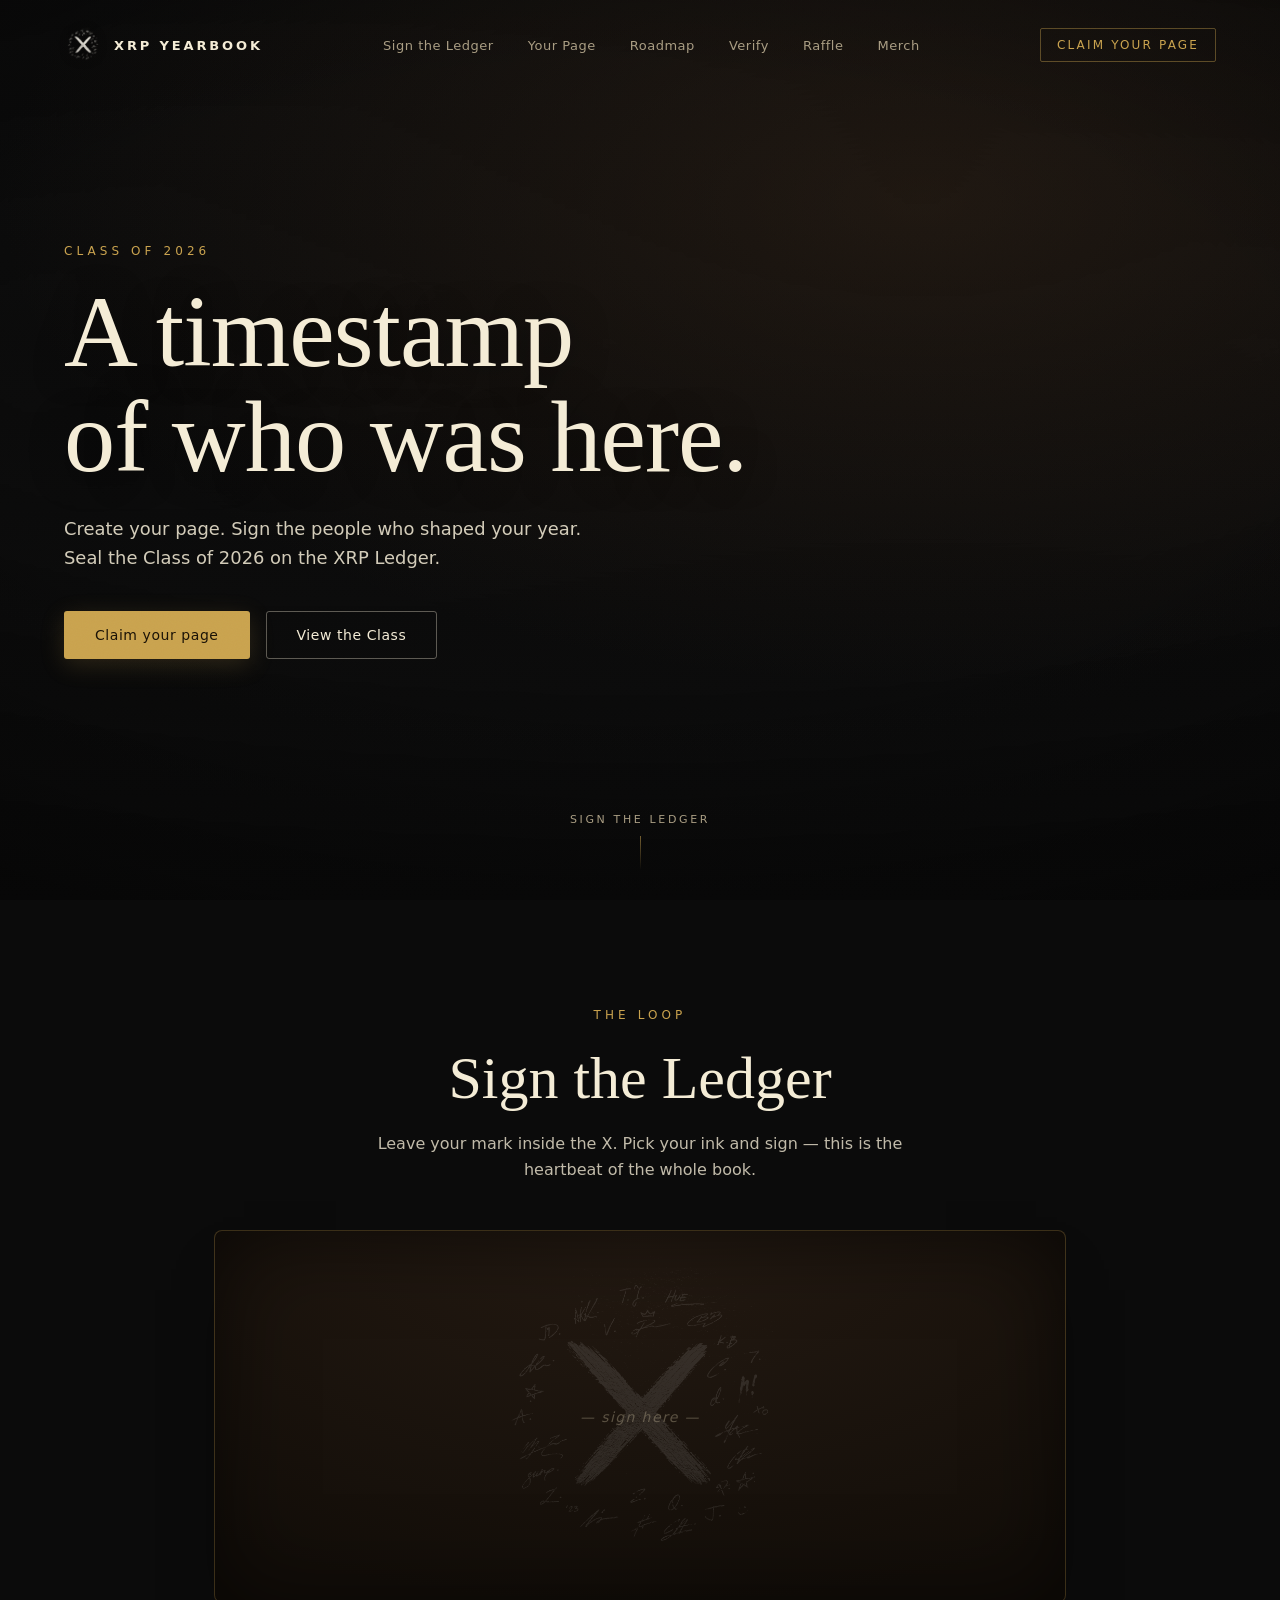
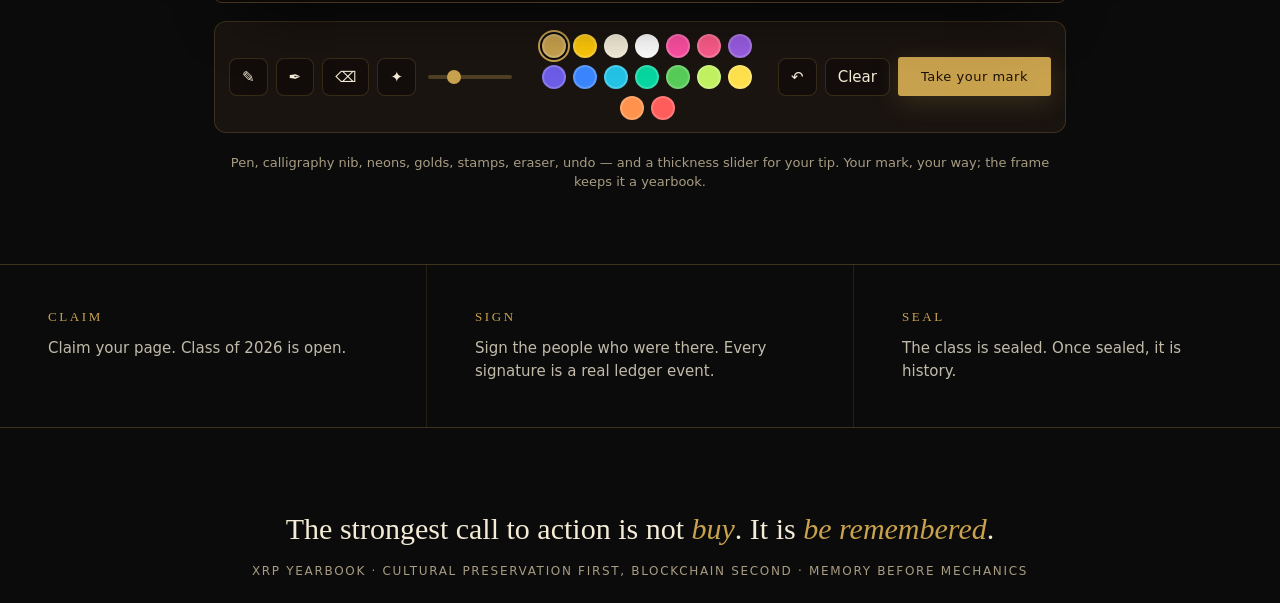
<file: index.html>
<!DOCTYPE html>
<html lang="en">
<head>
  <meta charset="UTF-8" />
  <meta http-equiv="refresh" content="0; url=web/index.html" />
  <link rel="canonical" href="web/index.html" />
  <title>XRP Yearbook</title>
</head>
<body style="background:#0B0B0B;color:#F4ECD6;font-family:system-ui,sans-serif;text-align:center;padding:60px">
  <p>Entering the <a href="web/index.html" style="color:#C9A24E">XRP Yearbook</a>…</p>
</body>
</html>
</file>
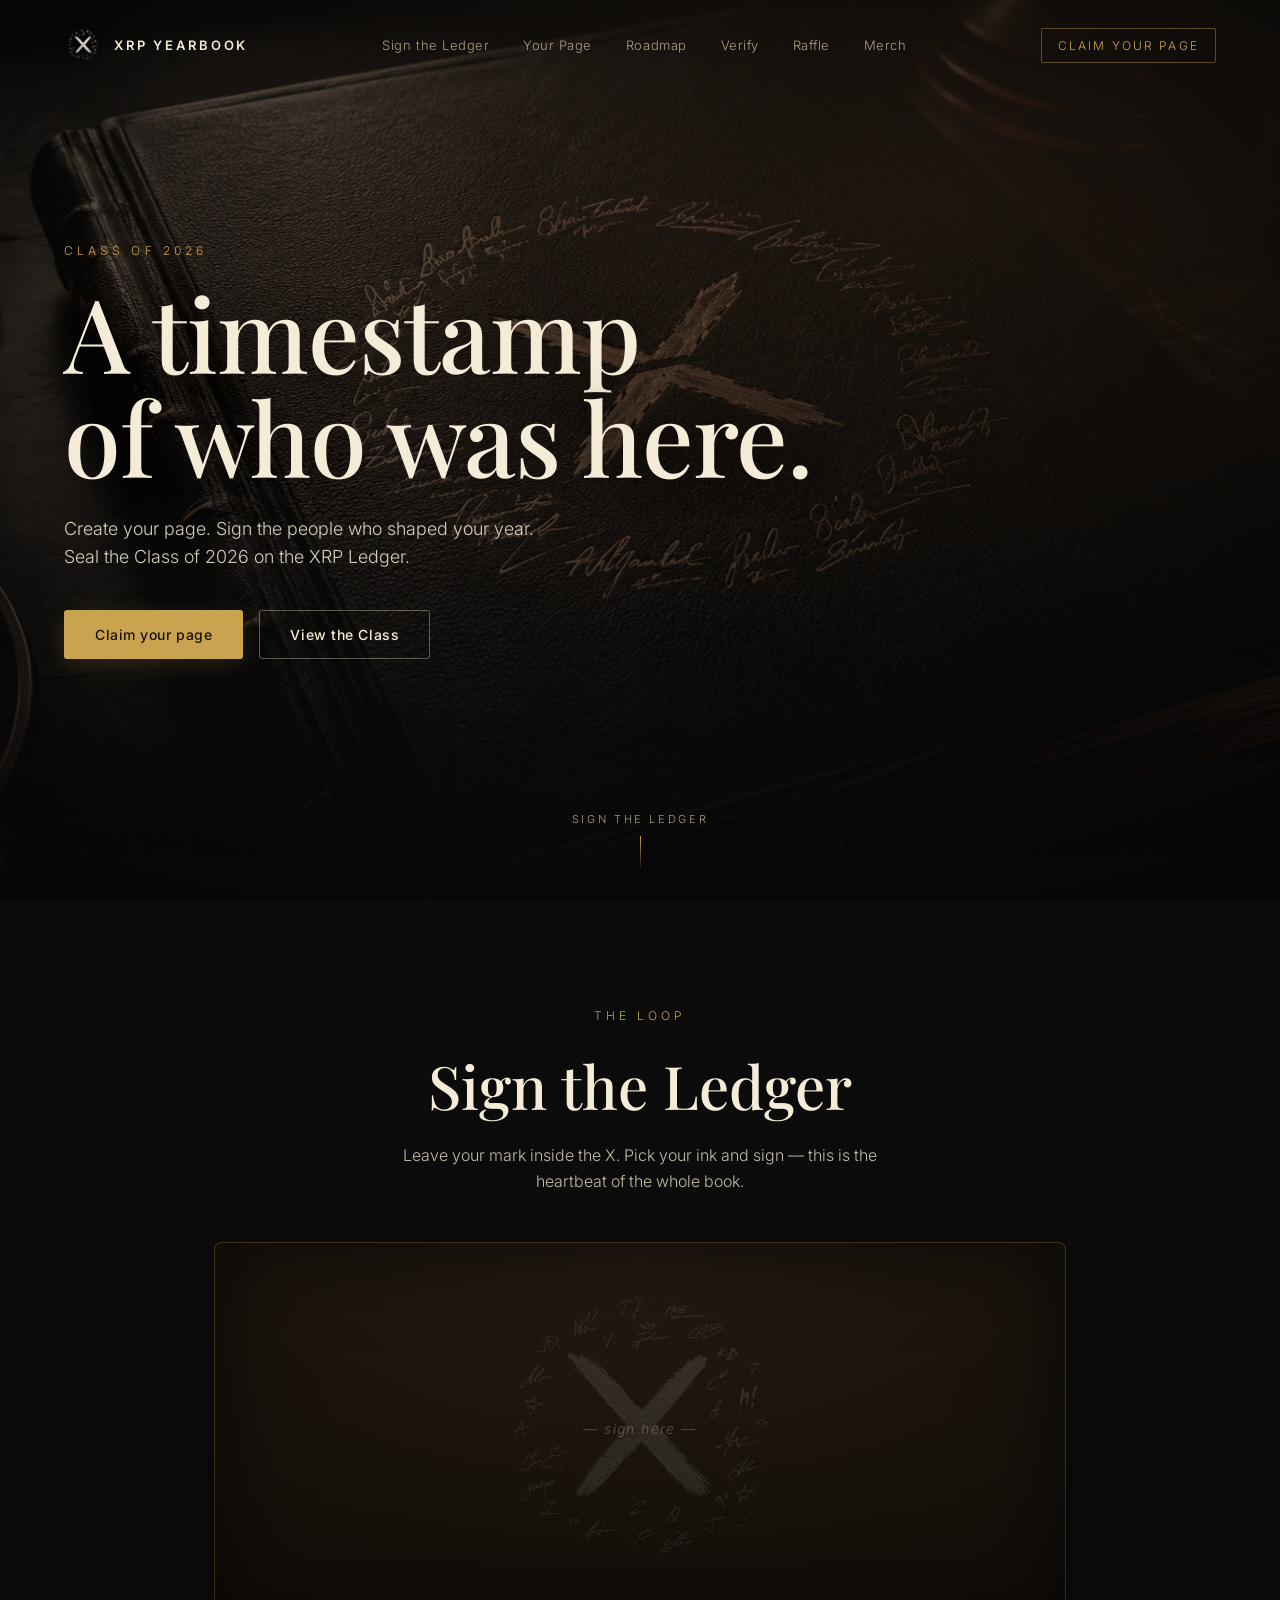
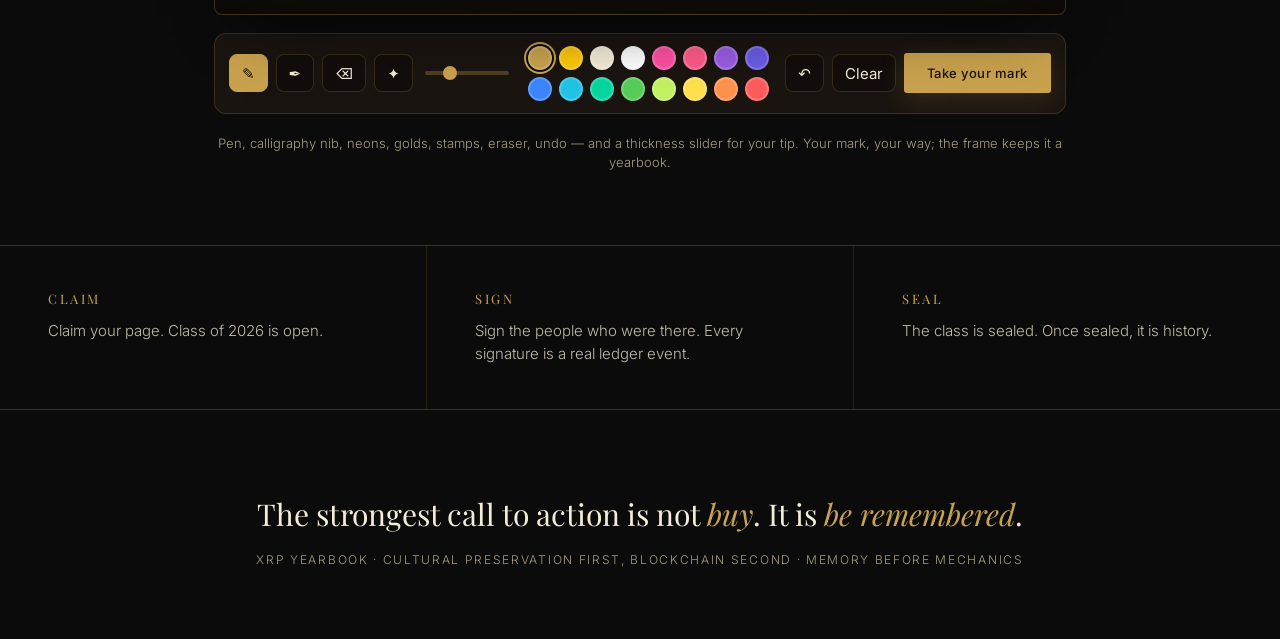
<file: web/index.html>
<!DOCTYPE html>
<html lang="en">
<head>
  <meta charset="UTF-8" />
  <meta name="viewport" content="width=device-width, initial-scale=1.0" />
  <title>XRP Yearbook — A timestamp of who was here</title>
  <link rel="preconnect" href="https://fonts.googleapis.com" />
  <link rel="preconnect" href="https://fonts.gstatic.com" crossorigin />
  <link href="https://fonts.googleapis.com/css2?family=Playfair+Display:ital,wght@0,500;0,600;1,500&family=Inter:wght@300;400;500;600&display=swap" rel="stylesheet" />
  <link rel="stylesheet" href="styles.css" />
</head>
<body>
  <div class="grain" aria-hidden="true"></div>

  <!-- ============================ HERO ============================ -->
  <header class="hero">
    <!-- the moving memory-flow (real Vegas photos drop in here later) -->
    <div class="flow" id="flow" aria-hidden="true"></div>
    <div class="flow-grade" aria-hidden="true"></div>
    <div class="vignette" aria-hidden="true"></div>

    <nav class="topbar">
      <div class="brand">
        <img class="brand-mark"
             src="../XRP_Yearbook_Brand_Assets_PNG/XRP_Yearbook_SignatureX_Mark_transparent.png"
             alt="XRP Yearbook mark" />
        <span class="brand-word">XRP&nbsp;YEARBOOK</span>
      </div>
      <ul class="nav-links">
        <li><a href="#sign">Sign the Ledger</a></li>
        <li><a href="page.html">Your Page</a></li>
        <li><a href="roadmap.html">Roadmap</a></li>
        <li><a href="verify.html">Verify</a></li>
        <li><a href="raffle.html">Raffle</a></li>
        <li><a href="merch.html">Merch</a></li>
      </ul>
      <a class="nav-cta" href="page.html">Claim your page</a>
    </nav>

    <div class="hero-content">
      <p class="eyebrow">Class of 2026</p>
      <h1 class="headline">A timestamp<br />of who was here.</h1>
      <p class="subhead">
        Create your page. Sign the people who shaped your year.<br />
        Seal the Class of 2026 on the XRP Ledger.
      </p>
      <div class="cta-row">
        <a class="btn btn-gold" href="#sign">Claim your page</a>
        <a class="btn btn-ghost" href="#loop">View the Class</a>
      </div>
    </div>

    <a class="scroll-hint" href="#sign" aria-label="Scroll to Sign the Ledger">
      <span>Sign the Ledger</span>
      <span class="scroll-arrow"></span>
    </a>
  </header>

  <!-- ======================= SIGN THE LEDGER ======================= -->
  <section class="sign" id="sign">
    <div class="sign-head">
      <p class="eyebrow">The loop</p>
      <h2 class="sign-title">Sign the Ledger</h2>
      <p class="sign-sub">
        Leave your mark inside the X. Pick your ink and sign —
        this is the heartbeat of the whole book.
      </p>
    </div>

    <div class="pad-wrap">
      <div class="pad" id="pad">
        <img class="pad-ring"
             src="../XRP_Yearbook_Brand_Assets_PNG/XRP_Yearbook_SignatureX_Mark_transparent.png"
             alt="" aria-hidden="true" />
        <canvas id="sigCanvas"></canvas>
        <p class="pad-placeholder" id="padPlaceholder">— sign here —</p>
      </div>

      <div class="studio" data-studio>
        <div class="stamp-tray" data-tray></div>
        <div class="toolbar">
          <div class="tb-tools">
            <button type="button" class="tb-btn" data-tool="pen" title="Pen">✎</button>
            <button type="button" class="tb-btn" data-tool="calligraphy" title="Calligraphy nib">✒</button>
            <button type="button" class="tb-btn" data-tool="eraser" title="Eraser">⌫</button>
            <button type="button" class="tb-btn" data-tool="stamps" title="Stamps">✦</button>
            <input type="range" class="tb-size" data-size min="1.5" max="9" step="0.5" value="3.4" title="Tip thickness" aria-label="Tip thickness" />
          </div>
          <div class="ink-strip" data-strip></div>
          <div class="tb-actions">
            <button type="button" class="tb-btn" data-act="undo" title="Undo last">↶</button>
            <button type="button" class="tb-btn" data-act="clear" title="Clear all">Clear</button>
            <button type="button" class="btn btn-gold btn-sm" id="saveBtn">Take your mark</button>
          </div>
        </div>
      </div>

      <p class="pad-note">
        Pen, calligraphy nib, neons, golds, stamps, eraser, undo — and a thickness
        slider for your tip. Your mark, your way; the frame keeps it a yearbook.
      </p>
    </div>
  </section>

  <!-- ========================== THE LOOP ========================== -->
  <section class="loop" id="loop">
    <div class="loop-step">
      <span class="loop-k">Claim</span>
      <p>Claim your page. Class of 2026 is open.</p>
    </div>
    <div class="loop-step">
      <span class="loop-k">Sign</span>
      <p>Sign the people who were there. Every signature is a real ledger event.</p>
    </div>
    <div class="loop-step">
      <span class="loop-k">Seal</span>
      <p>The class is sealed. Once sealed, it is history.</p>
    </div>
  </section>

  <!-- ========================== FOOTER ========================== -->
  <footer class="foot" id="foot">
    <p class="foot-line">The strongest call to action is not <em>buy</em>. It is <em>be&nbsp;remembered</em>.</p>
    <p class="foot-sub">XRP Yearbook · Cultural preservation first, blockchain second · Memory before mechanics</p>
  </footer>

  <script src="sigpad.js"></script>
  <script src="app.js"></script>
</body>
</html>
</file>
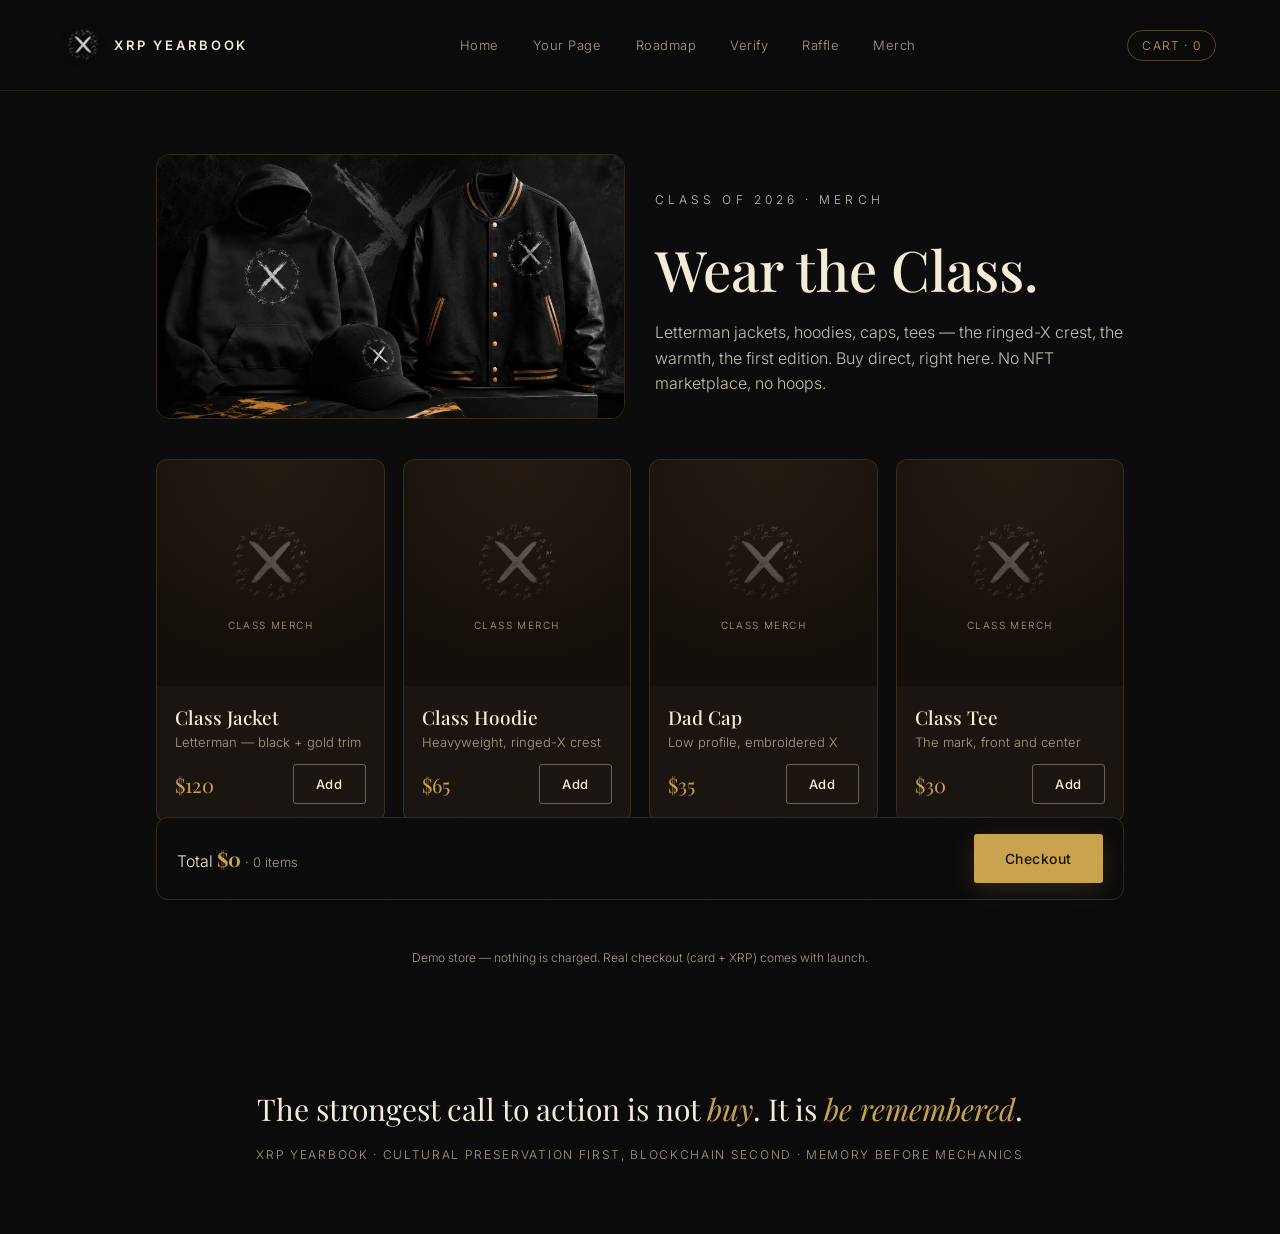
<file: web/merch.html>
<!DOCTYPE html>
<html lang="en">
<head>
  <meta charset="UTF-8" />
  <meta name="viewport" content="width=device-width, initial-scale=1.0" />
  <title>XRP Yearbook — Class Merch</title>
  <link rel="preconnect" href="https://fonts.googleapis.com" />
  <link rel="preconnect" href="https://fonts.gstatic.com" crossorigin />
  <link href="https://fonts.googleapis.com/css2?family=Playfair+Display:ital,wght@0,500;0,600;1,500&family=Inter:wght@300;400;500;600&display=swap" rel="stylesheet" />
  <link rel="stylesheet" href="styles.css" />
</head>
<body>
  <div class="grain" aria-hidden="true"></div>

  <nav class="topbar topbar--solid">
    <a class="brand" href="index.html">
      <img class="brand-mark" src="../XRP_Yearbook_Brand_Assets_PNG/XRP_Yearbook_SignatureX_Mark_transparent.png" alt="XRP Yearbook mark" />
      <span class="brand-word">XRP&nbsp;YEARBOOK</span>
    </a>
    <ul class="nav-links">
      <li><a href="index.html">Home</a></li>
      <li><a href="page.html">Your Page</a></li>
      <li><a href="roadmap.html">Roadmap</a></li>
      <li><a href="verify.html">Verify</a></li>
      <li><a href="raffle.html">Raffle</a></li>
      <li><a href="merch.html">Merch</a></li>
    </ul>
    <span class="mc-cart" id="cartPill">Cart · 0</span>
  </nav>

  <main class="page-wrap">
    <section class="mc-hero">
      <div class="mc-hero-img">
        <img src="../XRP_Yearbook_Brand_Assets_PNG/XRP_Yearbook_Merch_Concept.png" alt="Class merch — jacket, hoodie, cap" />
      </div>
      <div>
        <p class="eyebrow">Class of 2026 · Merch</p>
        <h1>Wear the Class.</h1>
        <p>Letterman jackets, hoodies, caps, tees — the ringed-X crest, the warmth, the first edition. Buy direct, right here. No NFT marketplace, no hoops.</p>
      </div>
    </section>

    <div class="mc-grid" id="mcGrid"></div>

    <div class="mc-checkout">
      <div class="mc-checkout-total">Total <b id="mcTotal">$0</b> <span class="mc-count" id="mcCount">· 0 items</span></div>
      <button type="button" class="btn btn-gold" id="mcCheckoutBtn">Checkout</button>
    </div>
    <p class="mc-note" id="mcNote">Demo store — nothing is charged. Real checkout (card + XRP) comes with launch.</p>
  </main>

  <footer class="foot">
    <p class="foot-line">The strongest call to action is not <em>buy</em>. It is <em>be&nbsp;remembered</em>.</p>
    <p class="foot-sub">XRP Yearbook · Cultural preservation first, blockchain second · Memory before mechanics</p>
  </footer>

  <script src="merch.js"></script>
</body>
</html>
</file>
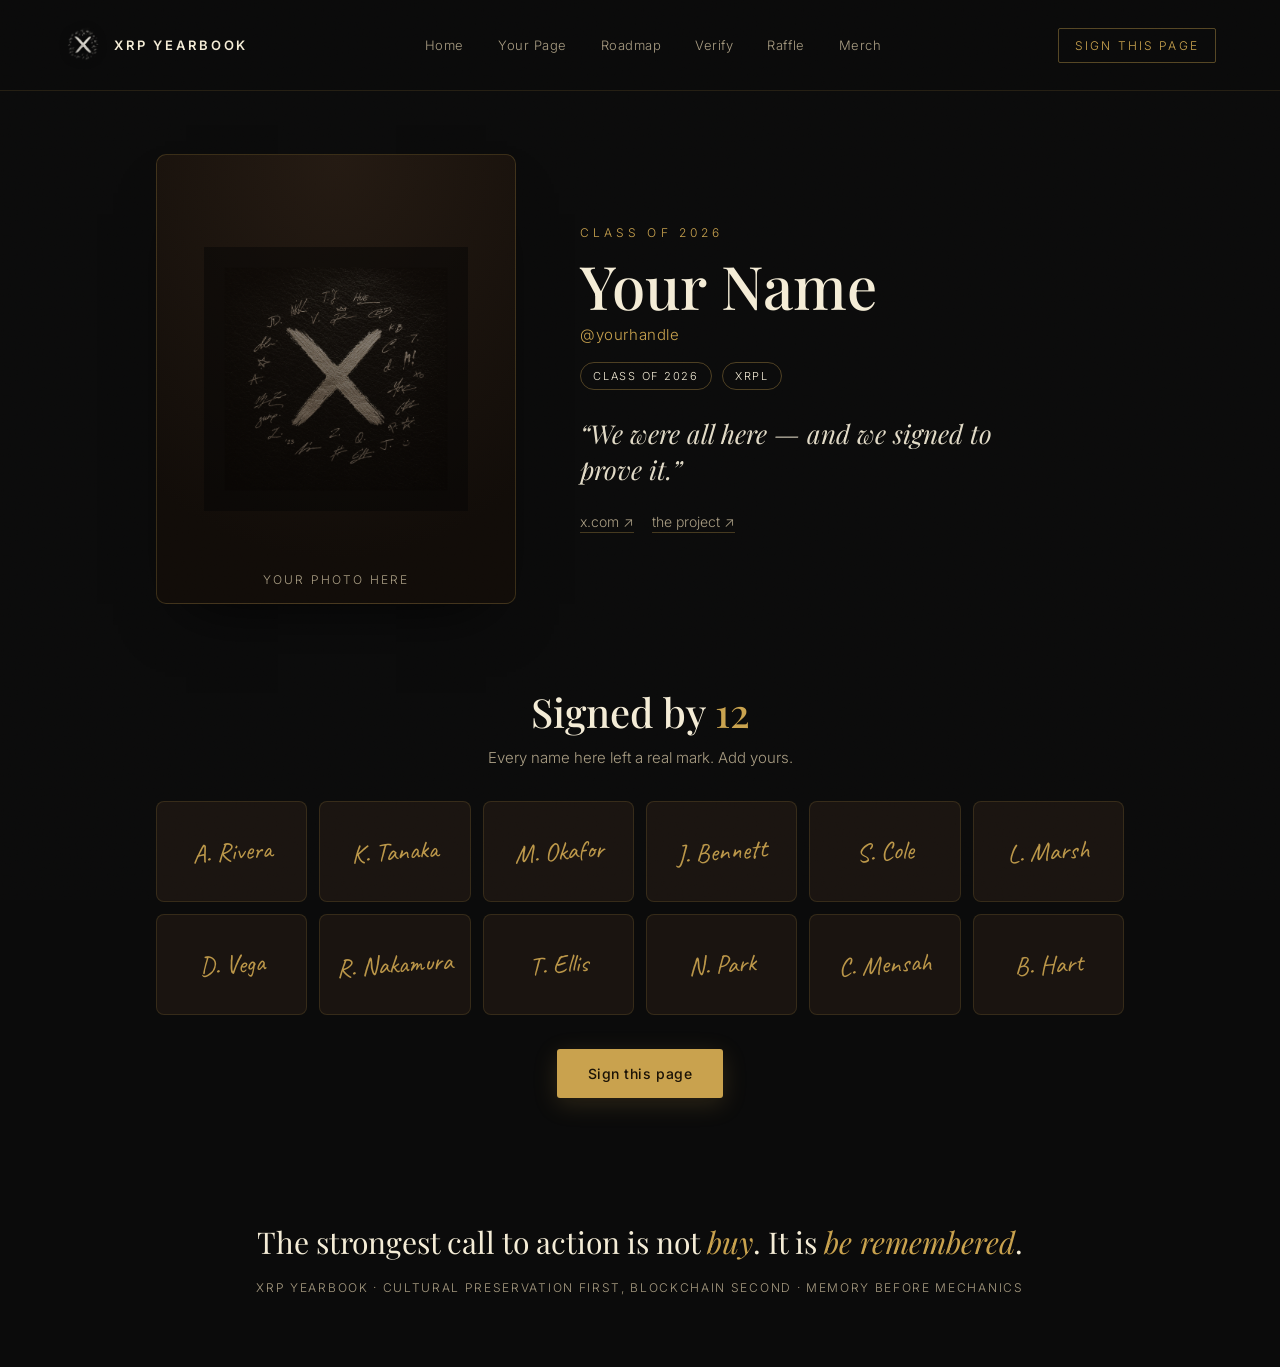
<file: web/page.html>
<!DOCTYPE html>
<html lang="en">
<head>
  <meta charset="UTF-8" />
  <meta name="viewport" content="width=device-width, initial-scale=1.0" />
  <title>XRP Yearbook — Your Page</title>
  <link rel="preconnect" href="https://fonts.googleapis.com" />
  <link rel="preconnect" href="https://fonts.gstatic.com" crossorigin />
  <link href="https://fonts.googleapis.com/css2?family=Playfair+Display:ital,wght@0,500;0,600;1,500&family=Inter:wght@300;400;500;600&family=Caveat:wght@500&display=swap" rel="stylesheet" />
  <link rel="stylesheet" href="styles.css" />
</head>
<body>
  <div class="grain" aria-hidden="true"></div>

  <nav class="topbar topbar--solid">
    <a class="brand" href="index.html">
      <img class="brand-mark" src="../XRP_Yearbook_Brand_Assets_PNG/XRP_Yearbook_SignatureX_Mark_transparent.png" alt="XRP Yearbook mark" />
      <span class="brand-word">XRP&nbsp;YEARBOOK</span>
    </a>
    <ul class="nav-links">
      <li><a href="index.html">Home</a></li>
      <li><a href="page.html">Your Page</a></li>
      <li><a href="roadmap.html">Roadmap</a></li>
      <li><a href="verify.html">Verify</a></li>
      <li><a href="raffle.html">Raffle</a></li>
      <li><a href="merch.html">Merch</a></li>
    </ul>
    <a class="nav-cta" href="#sign-inline">Sign this page</a>
  </nav>

  <main class="page-wrap">
    <!-- the yearbook page -->
    <section class="profile">
      <div class="portrait">
        <img class="portrait-mark" src="../XRP_Yearbook_Brand_Assets_PNG/XRP_Yearbook_SignatureX_Mark_black.png" alt="Portrait placeholder" />
        <span class="portrait-cap">Your photo here</span>
      </div>

      <div class="pmeta">
        <p class="eyebrow">Class of 2026</p>
        <h1 class="pname" id="pName">Your Name</h1>
        <p class="phandle" id="pHandle">@yourhandle</p>
        <div class="pbadges" id="pBadges"></div>
        <p class="pquote" id="pQuote"></p>
        <div class="plinks" id="pLinks"></div>
      </div>
    </section>

    <!-- the signature wall -->
    <section class="wallsec">
      <div class="wall-head">
        <h2 class="wall-title">Signed by <span id="signCount">0</span></h2>
        <p class="wall-sub">Every name here left a real mark. Add yours.</p>
      </div>
      <div class="wall" id="wall"></div>
      <div class="wall-cta">
        <a class="btn btn-gold" href="#sign-inline" id="revealSign">Sign this page</a>
      </div>
    </section>

    <!-- inline sign pad (revealed) -->
    <section class="sign-inline" id="sign-inline">
      <div class="sign-head">
        <p class="eyebrow">Leave your mark</p>
        <h2 class="sign-title">Sign <span id="signName">this page</span></h2>
      </div>
      <div class="pad" id="pagePad">
        <img class="pad-ring" src="../XRP_Yearbook_Brand_Assets_PNG/XRP_Yearbook_SignatureX_Mark_transparent.png" alt="" aria-hidden="true" />
        <canvas id="pageCanvas"></canvas>
        <p class="pad-placeholder">— sign here —</p>
      </div>
      <div class="studio" data-studio>
        <div class="stamp-tray" data-tray></div>
        <div class="toolbar">
          <div class="tb-tools">
            <button type="button" class="tb-btn" data-tool="pen" title="Pen">✎</button>
            <button type="button" class="tb-btn" data-tool="calligraphy" title="Calligraphy nib">✒</button>
            <button type="button" class="tb-btn" data-tool="eraser" title="Eraser">⌫</button>
            <button type="button" class="tb-btn" data-tool="stamps" title="Stamps">✦</button>
            <input type="range" class="tb-size" data-size min="1.5" max="9" step="0.5" value="3.4" title="Tip thickness" aria-label="Tip thickness" />
          </div>
          <div class="ink-strip" data-strip></div>
          <div class="tb-actions">
            <button type="button" class="tb-btn" data-act="undo" title="Undo last">↶</button>
            <button type="button" class="tb-btn" data-act="clear" title="Clear all">Clear</button>
            <button type="button" class="btn btn-gold btn-sm" id="pageAdd">Add my signature</button>
          </div>
        </div>
      </div>
      <p class="pad-note">In the real thing, adding your signature is a live event on the XRP Ledger. Here it just lands on the wall — that's the loop.</p>
    </section>
  </main>

  <footer class="foot" id="foot">
    <p class="foot-line">The strongest call to action is not <em>buy</em>. It is <em>be&nbsp;remembered</em>.</p>
    <p class="foot-sub">XRP Yearbook · Cultural preservation first, blockchain second · Memory before mechanics</p>
  </footer>

  <script src="sigpad.js"></script>
  <script src="page.js"></script>
</body>
</html>
</file>
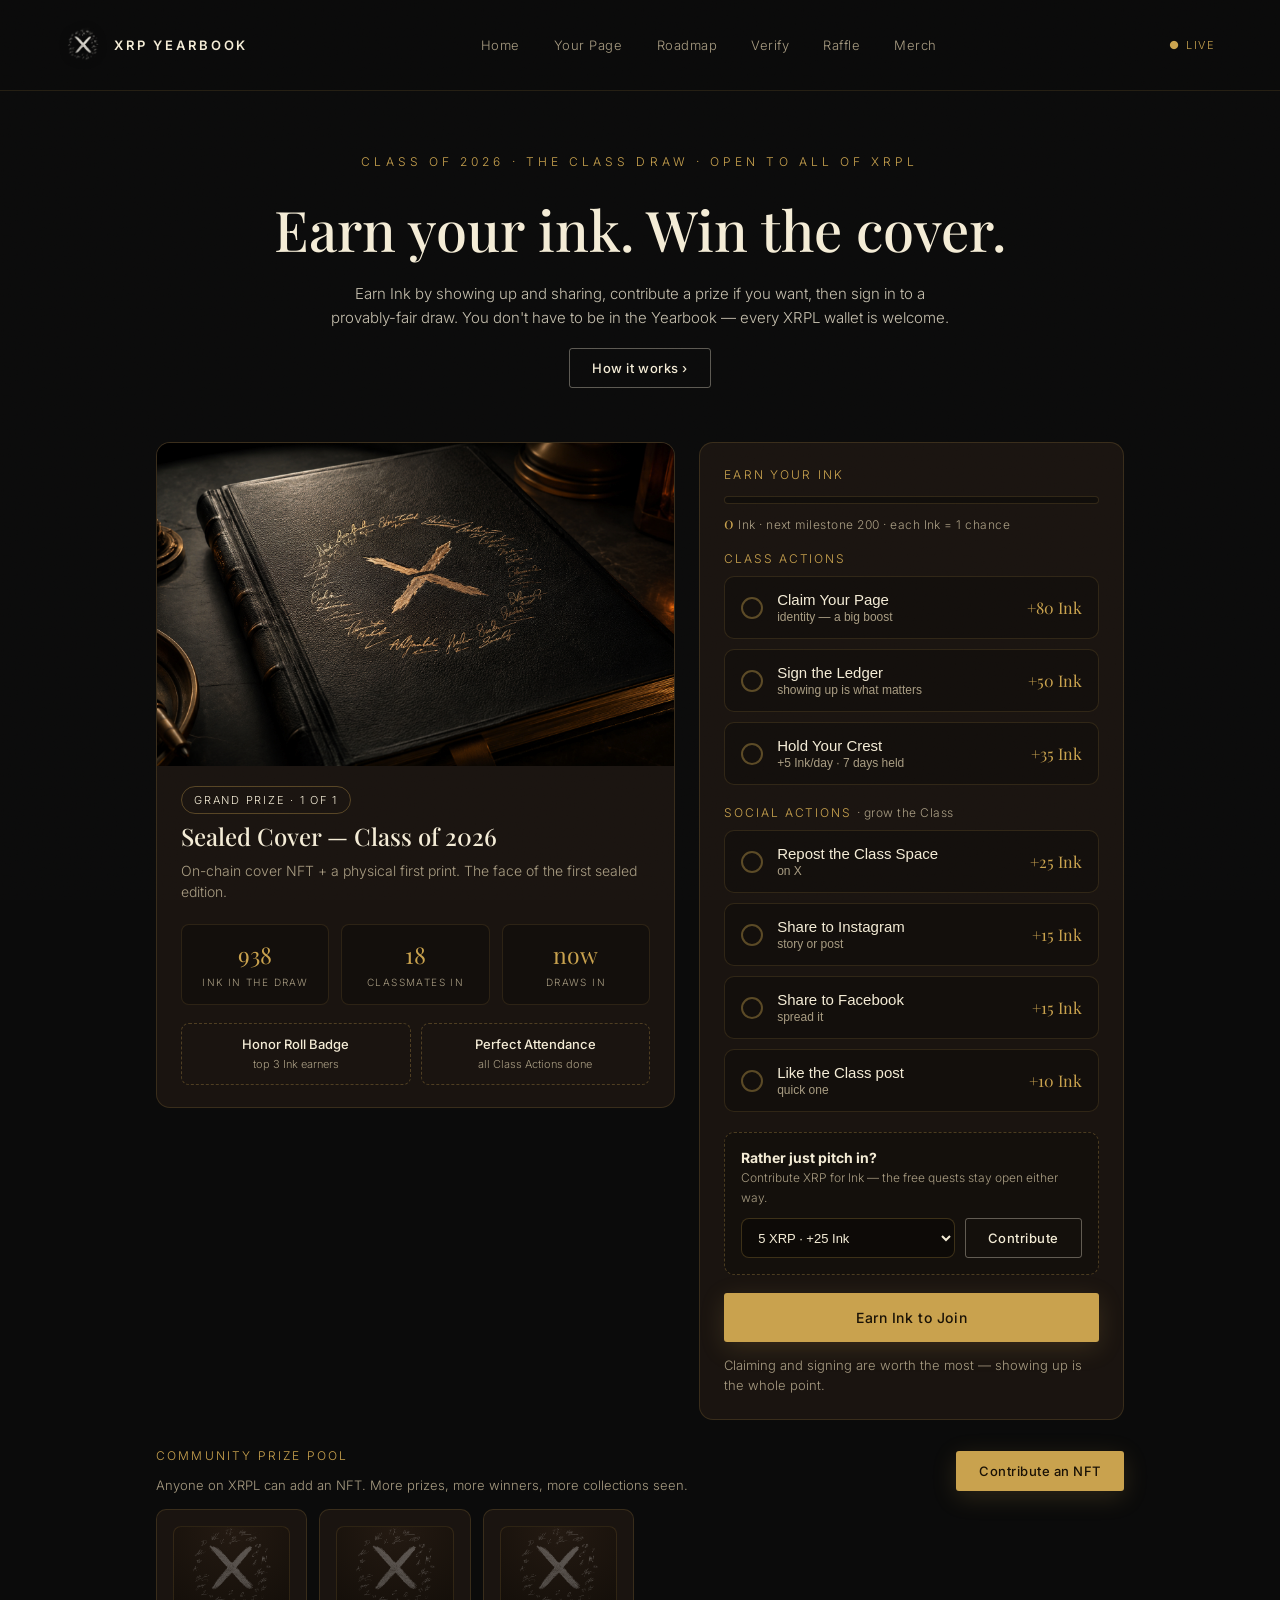
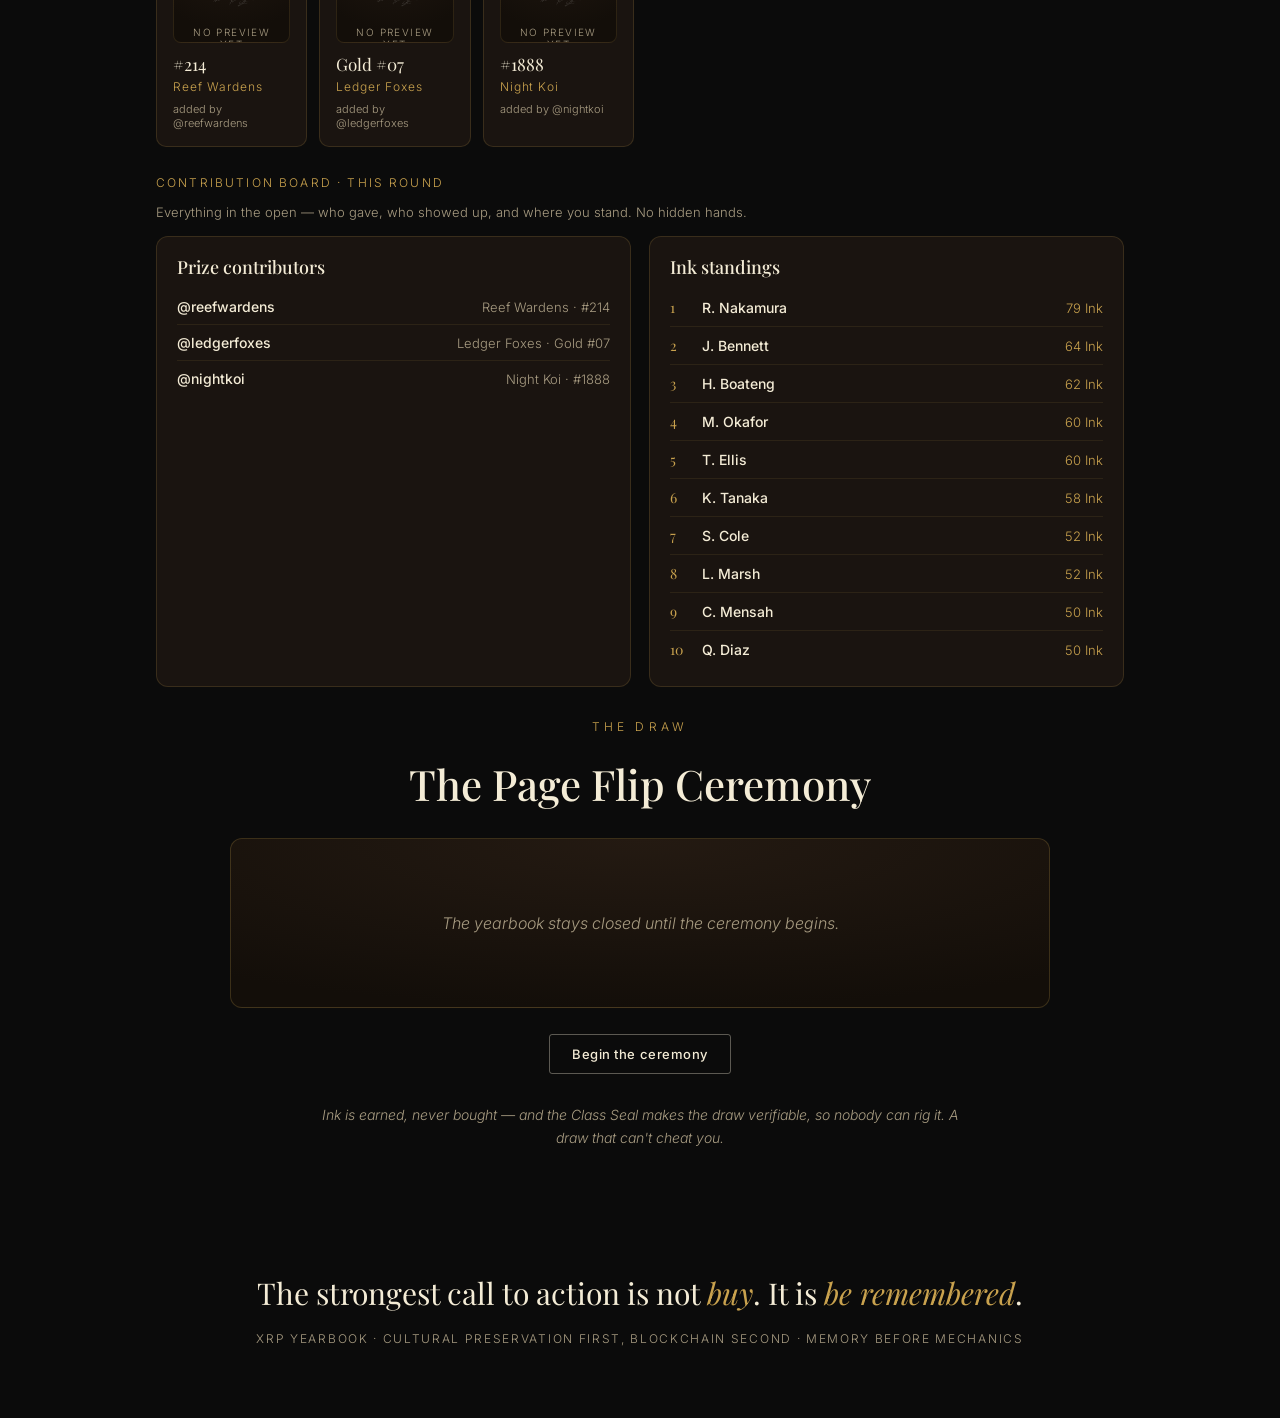
<file: web/raffle.html>
<!DOCTYPE html>
<html lang="en">
<head>
  <meta charset="UTF-8" />
  <meta name="viewport" content="width=device-width, initial-scale=1.0" />
  <title>XRP Yearbook — The Class Draw</title>
  <link rel="preconnect" href="https://fonts.googleapis.com" />
  <link rel="preconnect" href="https://fonts.gstatic.com" crossorigin />
  <link href="https://fonts.googleapis.com/css2?family=Playfair+Display:ital,wght@0,500;0,600;1,500&family=Inter:wght@300;400;500;600&display=swap" rel="stylesheet" />
  <link rel="stylesheet" href="styles.css" />
</head>
<body>
  <div class="grain" aria-hidden="true"></div>

  <nav class="topbar topbar--solid">
    <a class="brand" href="index.html">
      <img class="brand-mark" src="../XRP_Yearbook_Brand_Assets_PNG/XRP_Yearbook_SignatureX_Mark_transparent.png" alt="XRP Yearbook mark" />
      <span class="brand-word">XRP&nbsp;YEARBOOK</span>
    </a>
    <ul class="nav-links">
      <li><a href="index.html">Home</a></li>
      <li><a href="page.html">Your Page</a></li>
      <li><a href="roadmap.html">Roadmap</a></li>
      <li><a href="verify.html">Verify</a></li>
      <li><a href="raffle.html">Raffle</a></li>
      <li><a href="merch.html">Merch</a></li>
    </ul>
    <span class="rf-live">● Live</span>
  </nav>

  <main class="page-wrap">
    <header class="rf-head">
      <p class="eyebrow">Class of 2026 · The Class Draw · Open to all of XRPL</p>
      <h1 class="rf-title">Earn your ink. Win the cover.</h1>
      <p class="rf-sub">Earn Ink by showing up and sharing, contribute a prize if you want, then sign in to a provably-fair draw. You don't have to be in the Yearbook — every XRPL wallet is welcome.</p>
      <button type="button" class="btn btn-ghost btn-sm" id="howBtn">How it works ›</button>
    </header>

    <div class="rf-grid">
      <!-- Grand prize -->
      <section class="rf-prize">
        <div class="rf-prize-img">
          <img src="../XRP_Yearbook_Brand_Assets_PNG/XRP_Yearbook_Book_Artifact_Concept.png" alt="Class of 2026 sealed first edition" />
        </div>
        <div class="rf-prize-meta">
          <span class="badge">Grand Prize · 1 of 1</span>
          <h2>Sealed Cover — Class of 2026</h2>
          <p>On-chain cover NFT + a physical first print. The face of the first sealed edition.</p>
          <div class="rf-prize-stats">
            <div><span id="poolInk">0</span><label>ink in the draw</label></div>
            <div><span id="poolPeople">0</span><label>classmates in</label></div>
            <div><span id="rfCountdown">—</span><label>draws in</label></div>
          </div>
          <div class="rf-sides">
            <div class="rf-side"><b>Honor Roll Badge</b><i>top 3 Ink earners</i></div>
            <div class="rf-side"><b>Perfect Attendance</b><i>all Class Actions done</i></div>
          </div>
        </div>
      </section>

      <!-- Earn ink + enter -->
      <section class="rf-enter">
        <p class="vf-label">Earn your ink</p>
        <div class="rf-inkbar">
          <div class="rf-inkbar-track"><div class="rf-inkbar-fill" id="inkFill"></div></div>
          <span class="rf-inkbar-label"><span id="yourInk">0</span> Ink · next milestone 200 · each Ink = 1 chance</span>
        </div>

        <p class="rf-group-label">Class Actions</p>
        <div class="rf-tasks" id="rfClassTasks"></div>
        <p class="rf-group-label">Social Actions <span>· grow the Class</span></p>
        <div class="rf-tasks" id="rfSocialTasks"></div>

        <div class="rf-xrp">
          <div class="rf-xrp-text"><b>Rather just pitch in?</b><span>Contribute XRP for Ink — the free quests stay open either way.</span></div>
          <div class="rf-xrp-row">
            <select id="xrpAmount" aria-label="XRP amount to contribute">
              <option value="5" data-ink="25">5 XRP · +25 Ink</option>
              <option value="10" data-ink="50">10 XRP · +50 Ink</option>
              <option value="25" data-ink="130">25 XRP · +130 Ink</option>
              <option value="50" data-ink="275">50 XRP · +275 Ink</option>
            </select>
            <button type="button" class="btn btn-ghost btn-sm" id="xrpContribBtn">Contribute</button>
          </div>
        </div>

        <button type="button" class="btn btn-gold" id="rfEnterBtn">Earn Ink to Join</button>
        <p class="rf-note" id="rfNote">Claiming and signing are worth the most — showing up is the whole point.</p>
      </section>
    </div>

    <!-- Community prize pool -->
    <section class="rf-pool">
      <div class="rf-pool-head">
        <div>
          <p class="vf-label">Community Prize Pool</p>
          <p class="rf-pool-sub">Anyone on XRPL can add an NFT. More prizes, more winners, more collections seen.</p>
        </div>
        <button type="button" class="btn btn-gold btn-sm" id="contribBtn">Contribute an NFT</button>
      </div>
      <div class="rf-pool-grid" id="poolGrid"></div>
    </section>

    <!-- Contribution Board -->
    <section class="rf-board">
      <div class="rf-board-head">
        <p class="vf-label">Contribution Board · this round</p>
        <p class="rf-board-sub">Everything in the open — who gave, who showed up, and where you stand. No hidden hands.</p>
      </div>
      <div class="rf-board-grid">
        <div class="rf-board-col">
          <h3>Prize contributors</h3>
          <div id="boardContributors"></div>
        </div>
        <div class="rf-board-col">
          <h3>Ink standings</h3>
          <div id="boardStandings"></div>
        </div>
      </div>
    </section>

    <!-- Page Flip Ceremony -->
    <section class="rf-ceremony">
      <div class="rf-cer-head">
        <p class="eyebrow">The draw</p>
        <h2 class="rf-cer-title">The Page Flip Ceremony</h2>
      </div>
      <div class="rf-stage" id="rfStage"><div class="rf-stage-idle">The yearbook stays closed until the ceremony begins.</div></div>
      <div class="rf-cer-actions">
        <button type="button" class="btn btn-ghost btn-sm" id="rfDrawBtn">Begin the ceremony</button>
      </div>
      <div class="rf-seal" id="rfSeal"></div>
    </section>

    <p class="rm-foot">Ink is earned, never bought — and the Class Seal makes the draw verifiable, so nobody can rig it. A draw that can't cheat you.</p>
  </main>

  <footer class="foot">
    <p class="foot-line">The strongest call to action is not <em>buy</em>. It is <em>be&nbsp;remembered</em>.</p>
    <p class="foot-sub">XRP Yearbook · Cultural preservation first, blockchain second · Memory before mechanics</p>
  </footer>

  <!-- How it works -->
  <div class="rf-modal" id="howModal" hidden>
    <div class="rf-modal-card">
      <button type="button" class="rf-modal-x" id="howClose" aria-label="Close">×</button>
      <p class="eyebrow">New here? Read this first</p>
      <h2 class="rf-modal-title">How the Class Draw works</h2>
      <ol class="rf-stages" id="howStages"></ol>
    </div>
  </div>

  <!-- Contribute an NFT -->
  <div class="rf-modal" id="contribModal" hidden>
    <div class="rf-modal-card">
      <button type="button" class="rf-modal-x" id="contribClose" aria-label="Close">×</button>
      <p class="eyebrow">Contribute to the pool</p>
      <h2 class="rf-modal-title">Add an NFT to the Class Draw</h2>
      <p class="rf-modal-sub">Any collection, any community. Your NFT becomes a prize, your collection gets seen by the whole Class, and you earn Ink for giving back.</p>
      <label class="rf-field"><span>Collection</span><input id="cCollection" type="text" placeholder="your collection name" /></label>
      <label class="rf-field"><span>NFT name / ID</span><input id="cName" type="text" placeholder="e.g. #128" /></label>
      <label class="rf-field"><span>Image (optional)</span><input id="cImage" type="file" accept="image/*" /></label>
      <div class="rf-preview" id="cPreview"></div>
      <button type="button" class="btn btn-gold" id="contribSubmit">Add to the pool</button>
      <p class="rf-field-note">Demo only — nothing leaves your wallet here.</p>
    </div>
  </div>

  <script src="raffle.js"></script>
</body>
</html>
</file>
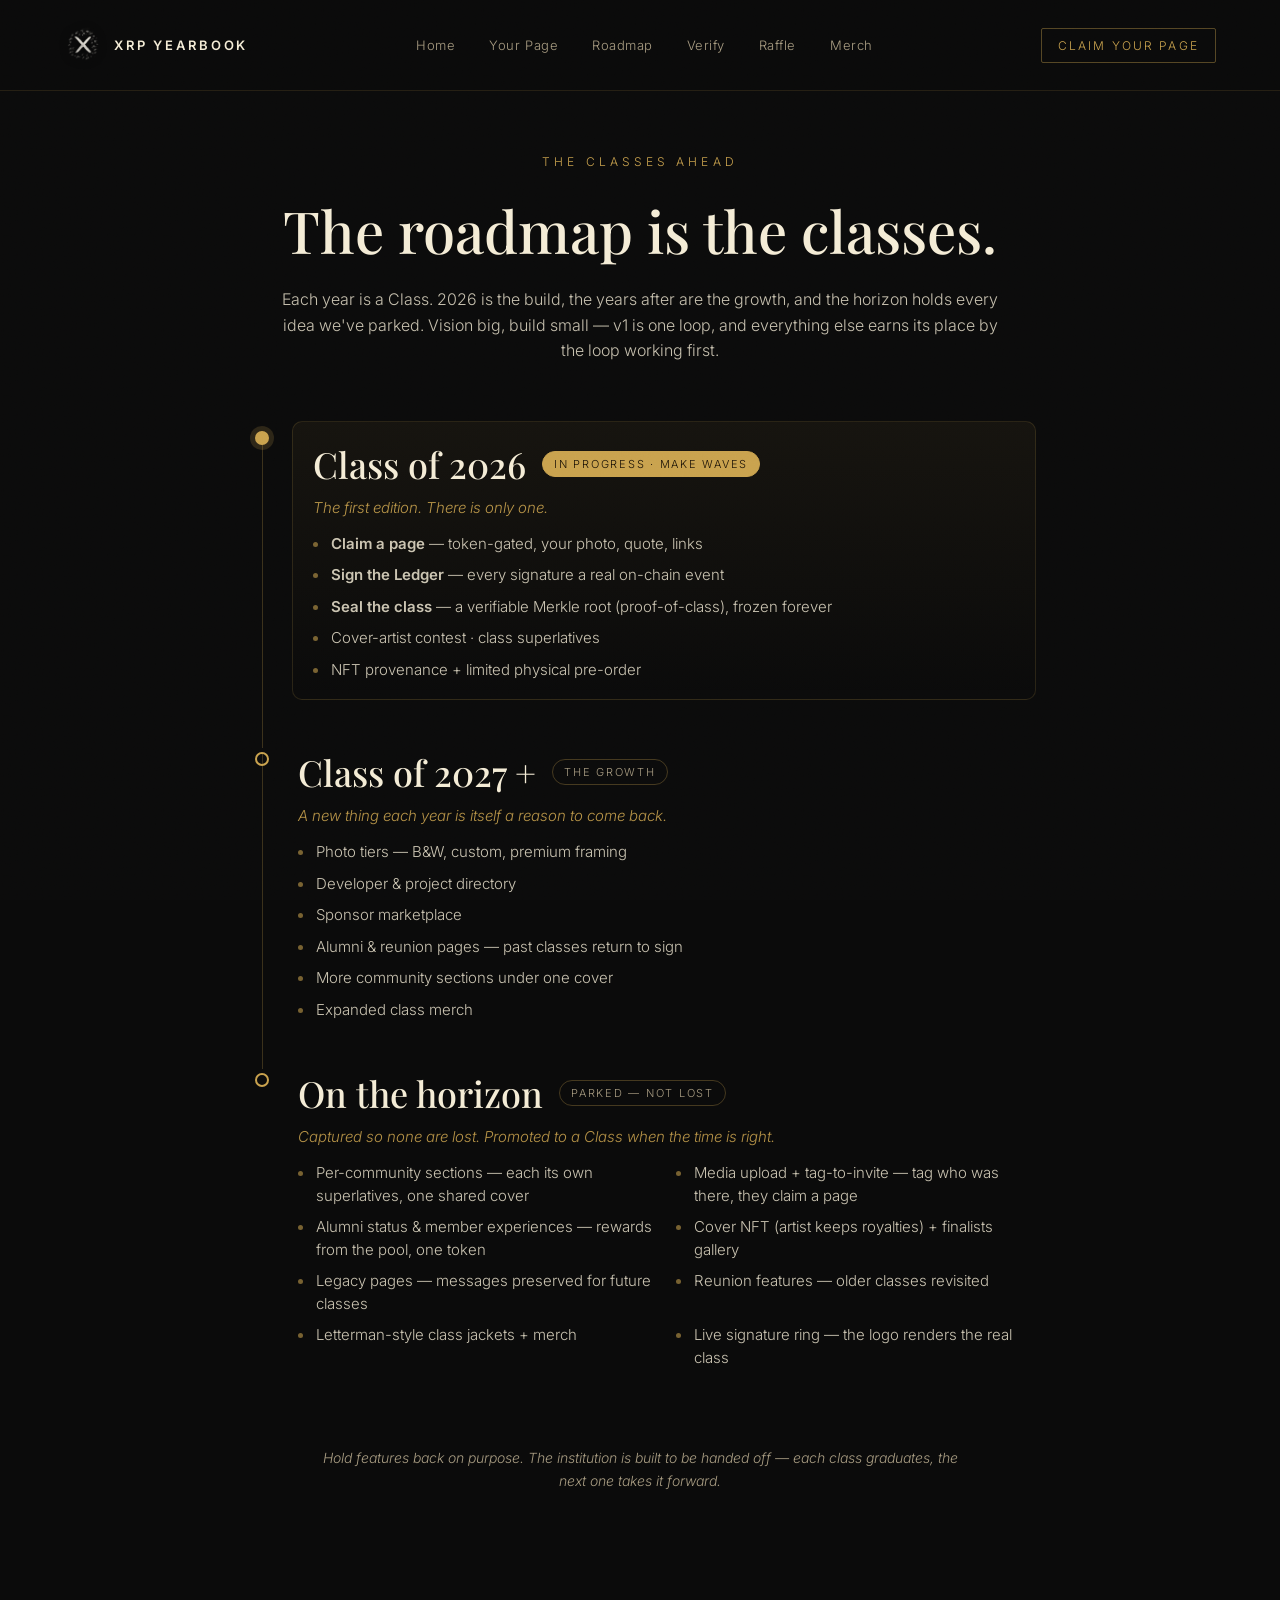
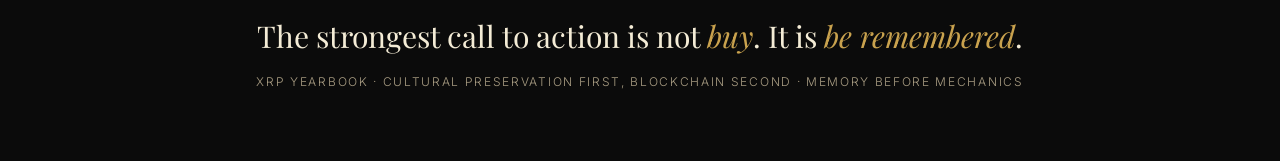
<file: web/roadmap.html>
<!DOCTYPE html>
<html lang="en">
<head>
  <meta charset="UTF-8" />
  <meta name="viewport" content="width=device-width, initial-scale=1.0" />
  <title>XRP Yearbook — Roadmap</title>
  <link rel="preconnect" href="https://fonts.googleapis.com" />
  <link rel="preconnect" href="https://fonts.gstatic.com" crossorigin />
  <link href="https://fonts.googleapis.com/css2?family=Playfair+Display:ital,wght@0,500;0,600;1,500&family=Inter:wght@300;400;500;600&display=swap" rel="stylesheet" />
  <link rel="stylesheet" href="styles.css" />
</head>
<body>
  <div class="grain" aria-hidden="true"></div>

  <nav class="topbar topbar--solid">
    <a class="brand" href="index.html">
      <img class="brand-mark" src="../XRP_Yearbook_Brand_Assets_PNG/XRP_Yearbook_SignatureX_Mark_transparent.png" alt="XRP Yearbook mark" />
      <span class="brand-word">XRP&nbsp;YEARBOOK</span>
    </a>
    <ul class="nav-links">
      <li><a href="index.html">Home</a></li>
      <li><a href="page.html">Your Page</a></li>
      <li><a href="roadmap.html">Roadmap</a></li>
      <li><a href="verify.html">Verify</a></li>
      <li><a href="raffle.html">Raffle</a></li>
      <li><a href="merch.html">Merch</a></li>
    </ul>
    <a class="nav-cta" href="page.html">Claim your page</a>
  </nav>

  <main class="page-wrap">
    <header class="rm-head">
      <p class="eyebrow">The classes ahead</p>
      <h1 class="rm-title">The roadmap is the classes.</h1>
      <p class="rm-sub">
        Each year is a Class. 2026 is the build, the years after are the growth,
        and the horizon holds every idea we've parked. Vision big, build small —
        v1 is one loop, and everything else earns its place by the loop working first.
      </p>
    </header>

    <div class="timeline">
      <!-- CLASS OF 2026 -->
      <section class="tl-item tl-now">
        <div class="tl-rail"><span class="tl-node"></span></div>
        <div class="tl-body">
          <div class="tl-yearrow">
            <h2 class="tl-year">Class of 2026</h2>
            <span class="tl-tag tl-tag--live">In progress · Make Waves</span>
          </div>
          <p class="tl-lead">The first edition. There is only one.</p>
          <ul class="tl-list">
            <li><b>Claim a page</b> — token-gated, your photo, quote, links</li>
            <li><b>Sign the Ledger</b> — every signature a real on-chain event</li>
            <li><b>Seal the class</b> — a verifiable Merkle root (proof-of-class), frozen forever</li>
            <li>Cover-artist contest · class superlatives</li>
            <li>NFT provenance + limited physical pre-order</li>
          </ul>
        </div>
      </section>

      <!-- CLASS OF 2027+ -->
      <section class="tl-item">
        <div class="tl-rail"><span class="tl-node"></span></div>
        <div class="tl-body">
          <div class="tl-yearrow">
            <h2 class="tl-year">Class of 2027 +</h2>
            <span class="tl-tag">The growth</span>
          </div>
          <p class="tl-lead">A new thing each year is itself a reason to come back.</p>
          <ul class="tl-list">
            <li>Photo tiers — B&amp;W, custom, premium framing</li>
            <li>Developer &amp; project directory</li>
            <li>Sponsor marketplace</li>
            <li>Alumni &amp; reunion pages — past classes return to sign</li>
            <li>More community sections under one cover</li>
            <li>Expanded class merch</li>
          </ul>
        </div>
      </section>

      <!-- HORIZON / PARKING LOT -->
      <section class="tl-item tl-horizon">
        <div class="tl-rail"><span class="tl-node"></span></div>
        <div class="tl-body">
          <div class="tl-yearrow">
            <h2 class="tl-year">On the horizon</h2>
            <span class="tl-tag">Parked — not lost</span>
          </div>
          <p class="tl-lead">Captured so none are lost. Promoted to a Class when the time is right.</p>
          <ul class="tl-list tl-list--grid">
            <li>Per-community sections — each its own superlatives, one shared cover</li>
            <li>Media upload + tag-to-invite — tag who was there, they claim a page</li>
            <li>Alumni status &amp; member experiences — rewards from the pool, one token</li>
            <li>Cover NFT (artist keeps royalties) + finalists gallery</li>
            <li>Legacy pages — messages preserved for future classes</li>
            <li>Reunion features — older classes revisited</li>
            <li>Letterman-style class jackets + merch</li>
            <li>Live signature ring — the logo renders the real class</li>
          </ul>
        </div>
      </section>
    </div>

    <p class="rm-foot">Hold features back on purpose. The institution is built to be handed off — each class graduates, the next one takes it forward.</p>
  </main>

  <footer class="foot">
    <p class="foot-line">The strongest call to action is not <em>buy</em>. It is <em>be&nbsp;remembered</em>.</p>
    <p class="foot-sub">XRP Yearbook · Cultural preservation first, blockchain second · Memory before mechanics</p>
  </footer>
</body>
</html>
</file>
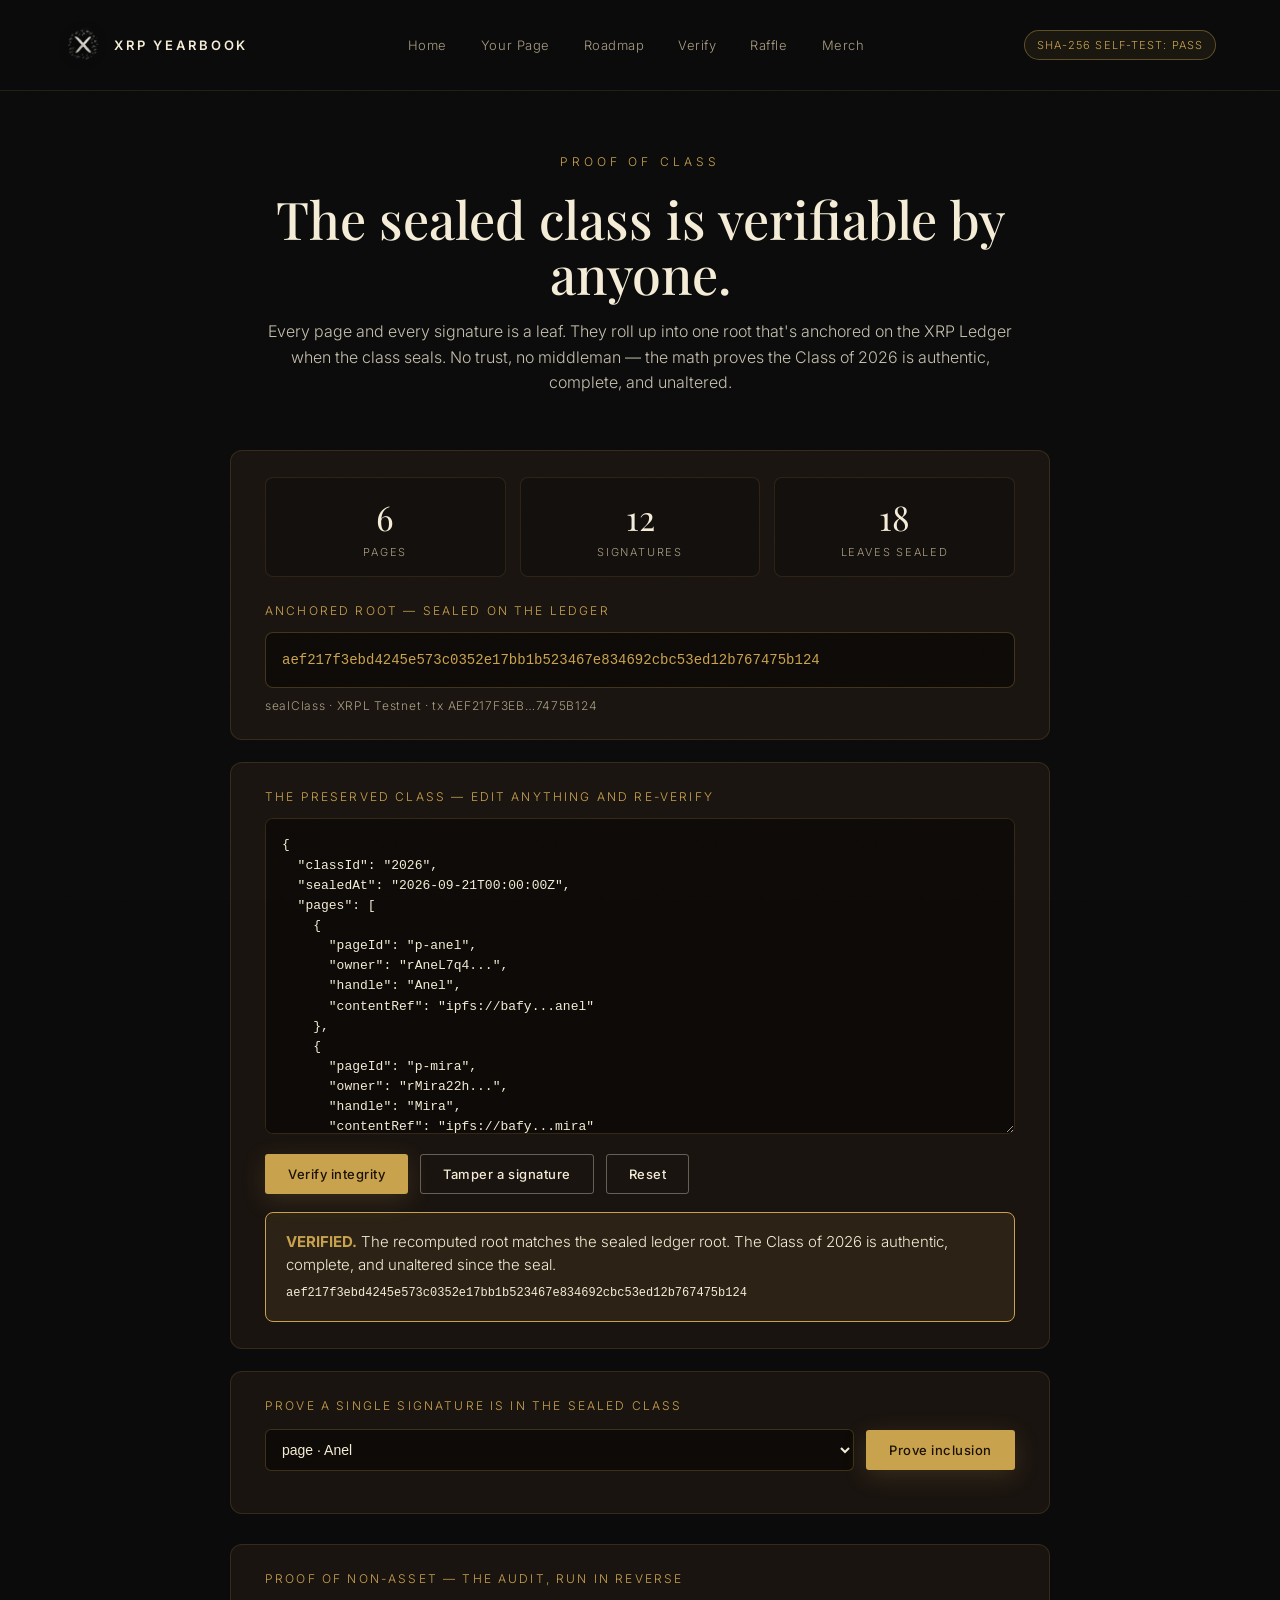
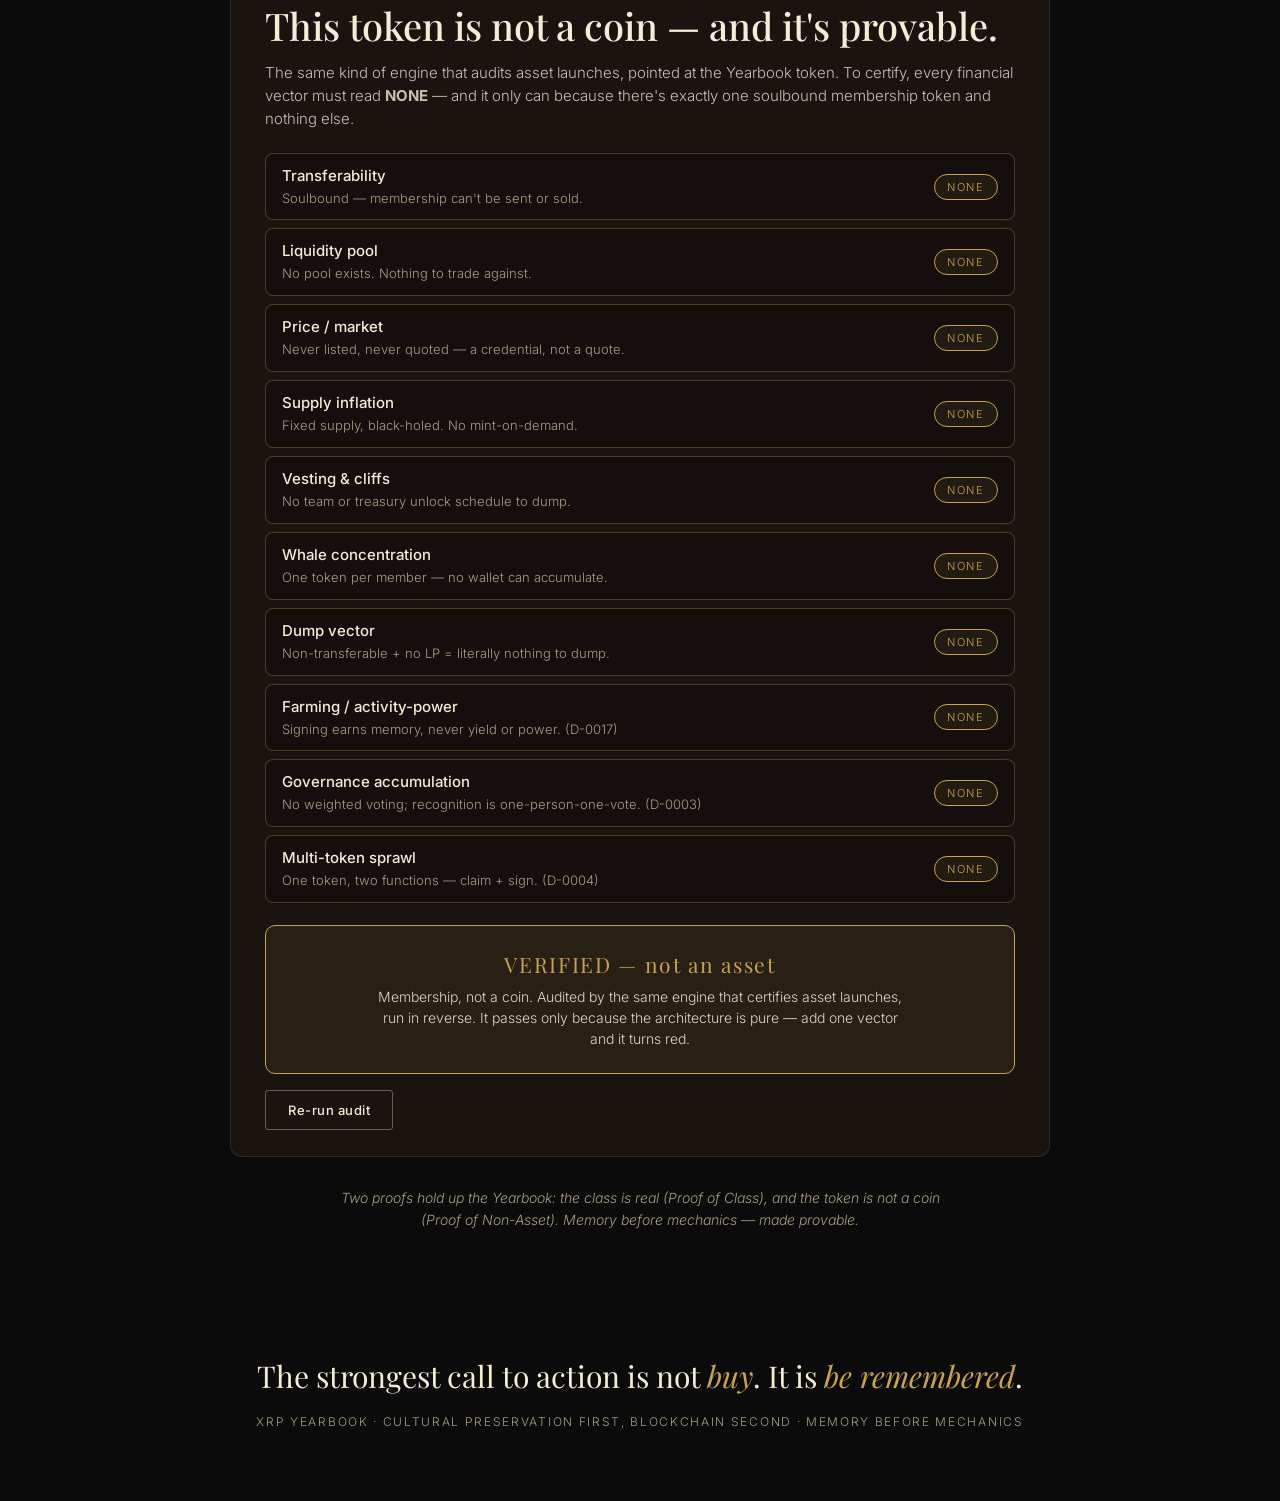
<file: web/verify.html>
<!DOCTYPE html>
<html lang="en">
<head>
  <meta charset="UTF-8" />
  <meta name="viewport" content="width=device-width, initial-scale=1.0" />
  <title>XRP Yearbook — Verify a Class</title>
  <link rel="preconnect" href="https://fonts.googleapis.com" />
  <link rel="preconnect" href="https://fonts.gstatic.com" crossorigin />
  <link href="https://fonts.googleapis.com/css2?family=Playfair+Display:ital,wght@0,500;0,600;1,500&family=Inter:wght@300;400;500;600&display=swap" rel="stylesheet" />
  <link rel="stylesheet" href="styles.css" />
</head>
<body>
  <div class="grain" aria-hidden="true"></div>

  <nav class="topbar topbar--solid">
    <a class="brand" href="index.html">
      <img class="brand-mark" src="../XRP_Yearbook_Brand_Assets_PNG/XRP_Yearbook_SignatureX_Mark_transparent.png" alt="XRP Yearbook mark" />
      <span class="brand-word">XRP&nbsp;YEARBOOK</span>
    </a>
    <ul class="nav-links">
      <li><a href="index.html">Home</a></li>
      <li><a href="page.html">Your Page</a></li>
      <li><a href="roadmap.html">Roadmap</a></li>
      <li><a href="verify.html">Verify</a></li>
      <li><a href="raffle.html">Raffle</a></li>
      <li><a href="merch.html">Merch</a></li>
    </ul>
    <span class="selftest" id="selftest">checking…</span>
  </nav>

  <main class="page-wrap">
    <header class="vf-head">
      <p class="eyebrow">Proof of Class</p>
      <h1 class="vf-title">The sealed class is verifiable by anyone.</h1>
      <p class="vf-sub">
        Every page and every signature is a leaf. They roll up into one root that's
        anchored on the XRP Ledger when the class seals. No trust, no middleman — the
        math proves the Class of 2026 is authentic, complete, and unaltered.
      </p>
    </header>

    <!-- the anchored root -->
    <section class="vf-panel">
      <div class="vf-stat-row">
        <div class="vf-stat"><span id="pageCount">0</span><label>pages</label></div>
        <div class="vf-stat"><span id="sigCount">0</span><label>signatures</label></div>
        <div class="vf-stat"><span id="leafCount">0</span><label>leaves sealed</label></div>
      </div>
      <p class="vf-label">Anchored root — sealed on the ledger</p>
      <div class="rootbox mono" id="anchoredRoot">…</div>
      <p class="anchor-tx" id="anchorTx">…</p>
    </section>

    <!-- verify -->
    <section class="vf-panel">
      <p class="vf-label">The preserved class — edit anything and re-verify</p>
      <textarea class="vf-area mono" id="classData" spellcheck="false" rows="14" aria-label="Class data (editable JSON)"></textarea>
      <div class="vf-actions">
        <button class="btn btn-gold btn-sm" id="verifyBtn">Verify integrity</button>
        <button class="btn btn-ghost btn-sm" id="tamperBtn">Tamper a signature</button>
        <button class="btn btn-ghost btn-sm" id="resetBtn">Reset</button>
      </div>
      <div class="banner" id="banner" style="display:none"></div>
    </section>

    <!-- inclusion proof -->
    <section class="vf-panel">
      <p class="vf-label">Prove a single signature is in the sealed class</p>
      <div class="vf-actions">
        <select class="vf-select" id="leafSelect" aria-label="Choose a signature to prove inclusion"></select>
        <button class="btn btn-gold btn-sm" id="proveBtn">Prove inclusion</button>
      </div>
      <div class="proof-out" id="proofOut"></div>
    </section>

    <!-- PROOF OF NON-ASSET -->
    <section class="vf-panel na-panel">
      <p class="vf-label">Proof of Non-Asset — the audit, run in reverse</p>
      <h2 class="na-title">This token is not a coin — and it's provable.</h2>
      <p class="na-sub">
        The same kind of engine that audits asset launches, pointed at the Yearbook token.
        To certify, every financial vector must read <b>NONE</b> — and it only can because there's
        exactly one soulbound membership token and nothing else.
      </p>
      <div class="na-rows" id="naRows"></div>
      <div class="na-cert" id="naCert">
        <span class="na-cert-badge">VERIFIED — not an asset</span>
        <p>Membership, not a coin. Audited by the same engine that certifies asset launches, run in reverse. It passes only because the architecture is pure — add one vector and it turns red.</p>
      </div>
      <div class="vf-actions"><button type="button" class="btn btn-ghost btn-sm" id="naRunBtn">Re-run audit</button></div>
    </section>

    <p class="rm-foot">Two proofs hold up the Yearbook: the class is real (Proof of Class), and the token is not a coin (Proof of Non-Asset). Memory before mechanics — made provable.</p>
  </main>

  <footer class="foot">
    <p class="foot-line">The strongest call to action is not <em>buy</em>. It is <em>be&nbsp;remembered</em>.</p>
    <p class="foot-sub">XRP Yearbook · Cultural preservation first, blockchain second · Memory before mechanics</p>
  </footer>

  <script src="seal.js"></script>
  <script src="verify.js"></script>
</body>
</html>
</file>
<file: web/styles.css>
/* =========================================================================
   XRP YEARBOOK — prototype styles
   Palette sampled straight from the book-artifact render.
   Rule: stay warm, stay matte. No pure white, no cool blue, no chrome.
   ========================================================================= */
:root{
  --ink:#0B0B0B;          /* base — the void the gold floats on */
  --leather:#1A1410;      /* warm near-black (brown-black, not blue-black) */
  --oxblood:#3D2A1A;      /* deep binding brown */
  --gold:#C9A24E;         /* antique gold — the foil, the workhorse */
  --gold-bright:#FFC80A;  /* candle gold — a seasoning, used sparingly */
  --parchment:#F4ECD6;    /* the "white" — warm cream, never #FFFFFF */
  --parchment-dim:#A89C82;
  --serif:"Playfair Display", Georgia, "Times New Roman", serif;
  --sans:"Inter", system-ui, -apple-system, "Segoe UI", Roboto, sans-serif;
  --maxw:1200px;
}

*{box-sizing:border-box; margin:0; padding:0}
html{scroll-behavior:smooth}
body{
  background:var(--ink);
  color:var(--parchment);
  font-family:var(--sans);
  font-weight:300;
  -webkit-font-smoothing:antialiased;
  overflow-x:hidden;
}
a{color:inherit; text-decoration:none}
em{font-style:italic}

/* film grain over everything ------------------------------------------------ */
.grain{
  position:fixed; inset:0; z-index:80; pointer-events:none; opacity:.06;
  mix-blend-mode:overlay;
  background-image:url("data:image/svg+xml,%3Csvg xmlns='http://www.w3.org/2000/svg' width='160' height='160'%3E%3Cfilter id='n'%3E%3CfeTurbulence type='fractalNoise' baseFrequency='0.85' numOctaves='2' stitchTiles='stitch'/%3E%3C/filter%3E%3Crect width='100%25' height='100%25' filter='url(%23n)'/%3E%3C/svg%3E");
}

/* ============================== HERO ============================== */
.hero{
  position:relative; width:100%; height:100vh; min-height:660px;
  display:flex; flex-direction:column; overflow:hidden;
}

/* the moving memory-flow */
.flow{position:absolute; inset:0; z-index:0}
.flow .layer{
  position:absolute; inset:0; background-size:cover; background-position:center;
  opacity:0; transition:opacity 3s ease-in-out; will-change:opacity, transform;
  /* one grade over every photo so mismatched shots become one memory reel */
  filter:sepia(.45) saturate(1.15) brightness(.5) contrast(1.04) hue-rotate(-12deg);
  animation:kenburns 22s ease-in-out infinite alternate;
}
.flow .layer.is-visible{opacity:1}
@keyframes kenburns{from{transform:scale(1.03)} to{transform:scale(1.15)}}

/* oxblood wash + legibility scrim */
.flow-grade{
  position:absolute; inset:0; z-index:1; pointer-events:none;
  background:
    radial-gradient(120% 90% at 72% 22%, rgba(61,42,26,.40), transparent 60%),
    linear-gradient(180deg, rgba(11,11,11,.55) 0%, rgba(11,11,11,.30) 38%, rgba(11,11,11,.82) 100%);
}
.vignette{
  position:absolute; inset:0; z-index:2; pointer-events:none;
  background:radial-gradient(115% 80% at 50% 42%, transparent 42%, rgba(0,0,0,.66) 100%);
}

/* top bar */
.topbar{
  position:relative; z-index:10;
  display:flex; align-items:center; justify-content:space-between; gap:20px;
  padding:26px clamp(20px,5vw,64px);
}
.brand{display:flex; align-items:center; gap:12px}
.brand-mark{width:38px; height:38px; object-fit:contain; filter:drop-shadow(0 1px 6px rgba(0,0,0,.7))}
.brand-word{font-weight:600; letter-spacing:.22em; font-size:13px; color:var(--parchment)}
.nav-links{display:flex; gap:34px; list-style:none; font-size:13px; letter-spacing:.04em; color:var(--parchment-dim)}
.nav-links a{transition:color .2s}
.nav-links a:hover{color:var(--gold)}
.nav-cta{
  font-size:12px; letter-spacing:.18em; text-transform:uppercase; color:var(--gold);
  border:1px solid rgba(201,162,78,.40); padding:9px 16px; border-radius:2px; transition:background .2s;
}
.nav-cta:hover{background:rgba(201,162,78,.10)}

/* hero copy */
.hero-content{
  position:relative; z-index:10; margin:auto 0;
  padding:0 clamp(20px,5vw,64px); width:100%; max-width:var(--maxw);
}
.eyebrow{font-size:12px; letter-spacing:.34em; text-transform:uppercase; color:var(--gold); margin-bottom:22px}
.headline{
  font-family:var(--serif); font-weight:500; line-height:1.02; letter-spacing:-.01em;
  font-size:clamp(44px, 8vw, 104px); color:var(--parchment);
  text-shadow:0 2px 34px rgba(0,0,0,.55);
}
.subhead{
  margin-top:26px; max-width:560px; font-size:clamp(15px,1.4vw,19px);
  line-height:1.6; color:var(--parchment); opacity:.86;
}
.cta-row{display:flex; gap:16px; margin-top:38px; flex-wrap:wrap}

/* scroll hint */
.scroll-hint{
  position:relative; z-index:10; display:flex; flex-direction:column; align-items:center; gap:10px;
  padding-bottom:30px; color:var(--parchment-dim); font-size:11px; letter-spacing:.24em; text-transform:uppercase;
}
.scroll-arrow{width:1px; height:34px; background:linear-gradient(var(--gold), transparent); animation:pulse 2.2s ease-in-out infinite}
@keyframes pulse{0%,100%{opacity:.3} 50%{opacity:1}}

/* ============================ BUTTONS ============================ */
.btn{
  display:inline-flex; align-items:center; justify-content:center;
  font-family:var(--sans); font-weight:500; font-size:14px; letter-spacing:.04em;
  padding:15px 30px; border-radius:3px; cursor:pointer; border:1px solid transparent;
  transition:all .25s ease;
}
.btn-gold{background:var(--gold); color:#1a1206; box-shadow:0 6px 24px rgba(201,162,78,.18)}
.btn-gold:hover{background:var(--gold-bright); box-shadow:0 8px 30px rgba(255,200,10,.28); transform:translateY(-1px)}
.btn-ghost{background:transparent; color:var(--parchment); border-color:rgba(244,236,214,.35)}
.btn-ghost:hover{border-color:var(--gold); color:var(--gold)}
.btn-sm{padding:11px 22px; font-size:13px}

/* ========================= SIGN THE LEDGER ========================= */
.sign{
  position:relative; z-index:5; text-align:center;
  padding:clamp(70px,12vh,140px) clamp(20px,5vw,64px) clamp(50px,8vh,90px);
  max-width:980px; margin:0 auto;
}
.sign-title{font-family:var(--serif); font-weight:500; font-size:clamp(34px,5vw,60px); color:var(--parchment); margin-top:10px}
.sign-sub{margin:18px auto 0; max-width:540px; color:var(--parchment); opacity:.78; line-height:1.6; font-size:16px}
.pad-wrap{margin-top:48px}

.pad{
  position:relative; width:100%; aspect-ratio:16/7; min-height:240px; overflow:hidden;
  border-radius:8px; cursor:crosshair;
  background:radial-gradient(120% 140% at 50% 0%, #241a12, #130e09 72%);
  border:1px solid rgba(201,162,78,.22);
  box-shadow:inset 0 0 90px rgba(0,0,0,.6), 0 30px 60px -30px rgba(0,0,0,.85);
}
.pad-ring{
  position:absolute; inset:0; margin:auto; width:auto; height:88%; object-fit:contain;
  opacity:.10; pointer-events:none; filter:saturate(1.3) brightness(1.5);
}
.pad canvas{position:absolute; inset:0; width:100%; height:100%; touch-action:none}
.pad-placeholder{
  position:absolute; inset:0; display:flex; align-items:center; justify-content:center;
  color:var(--parchment-dim); font-style:italic; letter-spacing:.1em; font-size:14px;
  pointer-events:none; opacity:.45;
}
.pad.is-drawn .pad-placeholder{display:none}
@keyframes nudge{0%,100%{transform:translateX(0)} 25%{transform:translateX(-6px)} 75%{transform:translateX(6px)}}
.pad.nudge{animation:nudge .4s}

.pad-controls{display:flex; align-items:center; justify-content:space-between; gap:18px; margin-top:22px; flex-wrap:wrap}
.inks{display:flex; gap:12px}
.ink{
  width:26px; height:26px; border-radius:50%; background:var(--swatch);
  border:2px solid rgba(255,255,255,.15); cursor:pointer; transition:transform .15s, box-shadow .15s;
}
.ink:hover{transform:scale(1.12)}
.ink.is-active{box-shadow:0 0 0 2px var(--ink), 0 0 0 4px var(--swatch)}
.pad-actions{display:flex; gap:12px}
.pad-note{margin-top:20px; color:var(--parchment-dim); font-size:13px; line-height:1.5}

/* ============================= LOOP ============================= */
.loop{
  display:grid; grid-template-columns:repeat(3,1fr); gap:1px;
  background:rgba(201,162,78,.14);
  border-top:1px solid rgba(201,162,78,.14); border-bottom:1px solid rgba(201,162,78,.14);
}
.loop-step{background:var(--ink); padding:44px clamp(20px,4vw,48px)}
.loop-k{font-family:var(--serif); font-size:13px; letter-spacing:.2em; text-transform:uppercase; color:var(--gold); display:block; margin-bottom:12px}
.loop-step p{color:var(--parchment); opacity:.78; font-size:15px; line-height:1.55}

/* ============================ FOOTER ============================ */
.foot{text-align:center; padding:84px 24px 72px}
.foot-line{font-family:var(--serif); font-size:clamp(20px,3vw,30px); color:var(--parchment)}
.foot-line em{color:var(--gold)}
.foot-sub{margin-top:18px; color:var(--parchment-dim); font-size:12px; letter-spacing:.14em; text-transform:uppercase}

/* =========================== RESPONSIVE =========================== */
@media (max-width:680px){
  .nav-links{display:none}
  .loop{grid-template-columns:1fr}
  .pad{aspect-ratio:4/3}
}
@media (prefers-reduced-motion:reduce){
  .flow .layer{animation:none}
  .scroll-arrow{animation:none}
}

/* =========================================================================
   SUBPAGES (Your Page + Roadmap)
   ========================================================================= */
.topbar--solid{
  position:sticky; top:0; z-index:50;
  background:rgba(11,11,11,.9); -webkit-backdrop-filter:blur(8px); backdrop-filter:blur(8px);
  border-bottom:1px solid rgba(201,162,78,.14);
}
.page-wrap{max-width:1080px; margin:0 auto; padding:clamp(40px,7vh,90px) clamp(20px,5vw,56px) 40px}

/* ----- personal page ----- */
.profile{display:grid; grid-template-columns:minmax(0,360px) 1fr; gap:clamp(28px,5vw,64px); align-items:center}
.portrait{
  position:relative; aspect-ratio:4/5; border-radius:10px; overflow:hidden;
  display:flex; align-items:center; justify-content:center;
  background:radial-gradient(120% 120% at 50% 0%, #241a12, #110c08 75%);
  border:1px solid rgba(201,162,78,.22); box-shadow:0 30px 60px -30px rgba(0,0,0,.85);
}
.portrait-mark{width:74%; height:auto; opacity:.5; filter:saturate(1.1)}
.portrait-cap{position:absolute; bottom:16px; left:0; right:0; text-align:center;
  color:var(--parchment-dim); font-size:12px; letter-spacing:.18em; text-transform:uppercase}
.pmeta .eyebrow{margin-bottom:14px}
.pname{font-family:var(--serif); font-weight:500; font-size:clamp(36px,5vw,60px); line-height:1.04; color:var(--parchment)}
.phandle{color:var(--gold); font-size:15px; letter-spacing:.04em; margin-top:8px}
.pbadges{display:flex; gap:10px; flex-wrap:wrap; margin-top:18px}
.badge{font-size:11px; letter-spacing:.16em; text-transform:uppercase; color:var(--parchment);
  border:1px solid rgba(201,162,78,.35); padding:6px 12px; border-radius:999px}
.pquote{font-family:var(--serif); font-style:italic; font-size:clamp(19px,2.2vw,26px); line-height:1.4;
  color:var(--parchment); opacity:.92; margin-top:26px; max-width:30ch}
.plinks{display:flex; gap:18px; margin-top:24px; flex-wrap:wrap}
.plinks a{color:var(--parchment-dim); font-size:14px; border-bottom:1px solid rgba(201,162,78,.3); padding-bottom:2px; transition:color .2s}
.plinks a:hover{color:var(--gold)}

/* ----- signature wall ----- */
.wallsec{margin-top:clamp(50px,9vh,100px)}
.wall-head{text-align:center}
.wall-title{font-family:var(--serif); font-weight:500; font-size:clamp(26px,4vw,40px); color:var(--parchment)}
.wall-title span{color:var(--gold)}
.wall-sub{color:var(--parchment-dim); margin-top:10px; font-size:15px}
.wall{display:grid; grid-template-columns:repeat(auto-fill, minmax(140px,1fr)); gap:12px; margin-top:34px}
.sigtile{
  position:relative; aspect-ratio:3/2; border-radius:8px; overflow:hidden; padding:10px;
  background:var(--leather); border:1px solid rgba(201,162,78,.16);
  display:flex; align-items:center; justify-content:center;
}
.sig-name{font-family:"Caveat", cursive; font-size:26px; color:var(--gold); opacity:.92; transform:rotate(-4deg)}
.sigtile--mark{background:radial-gradient(120% 140% at 50% 0%, #241a12, #130e09 72%); border-color:rgba(201,162,78,.4)}
.sigtile--mark img{width:100%; height:100%; object-fit:contain}
.sig-you{position:absolute; bottom:6px; right:8px; font-size:10px; letter-spacing:.16em; text-transform:uppercase; color:var(--gold)}
@keyframes pop{from{transform:scale(.6); opacity:0} to{transform:scale(1); opacity:1}}
.sigtile.is-new{animation:pop .45s ease-out; box-shadow:0 0 0 1px var(--gold), 0 0 24px rgba(201,162,78,.3)}
.wall-cta{text-align:center; margin-top:34px}

/* ----- inline sign pad (revealed) ----- */
.sign-inline{
  max-width:780px; margin:0 auto; text-align:center;
  max-height:0; opacity:0; overflow:hidden; margin-top:0;
  transition:max-height .5s ease, opacity .5s ease, margin .5s ease;
}
.sign-inline.is-open{max-height:1400px; opacity:1; margin-top:clamp(40px,7vh,80px)}
.sign-inline .sign-head{margin-bottom:30px}
.sign-inline .sign-title span{color:var(--gold)}

/* ----- roadmap ----- */
.rm-head{max-width:720px; margin:0 auto clamp(40px,7vh,80px); text-align:center}
.rm-title{font-family:var(--serif); font-weight:500; font-size:clamp(34px,5vw,58px); color:var(--parchment); margin-top:12px}
.rm-sub{color:var(--parchment); opacity:.8; margin-top:18px; line-height:1.6; font-size:16px}
.timeline{max-width:780px; margin:0 auto}
.tl-item{display:grid; grid-template-columns:24px 1fr; gap:24px; padding-bottom:48px}
.tl-rail{position:relative; display:flex; justify-content:center}
.tl-rail::before{content:""; position:absolute; top:6px; bottom:-48px; width:1px; background:rgba(201,162,78,.25)}
.tl-item:last-child .tl-rail::before{display:none}
.tl-node{width:14px; height:14px; border-radius:50%; background:var(--ink); border:2px solid var(--gold); margin-top:4px}
.tl-now .tl-node{background:var(--gold); box-shadow:0 0 0 5px rgba(201,162,78,.18)}
.tl-yearrow{display:flex; align-items:center; gap:16px; flex-wrap:wrap}
.tl-year{font-family:var(--serif); font-weight:500; font-size:clamp(24px,3.4vw,36px); color:var(--parchment)}
.tl-tag{font-size:11px; letter-spacing:.16em; text-transform:uppercase; color:var(--parchment-dim);
  border:1px solid rgba(201,162,78,.3); padding:5px 11px; border-radius:999px}
.tl-tag--live{color:#1a1206; background:var(--gold); border-color:var(--gold)}
.tl-lead{color:var(--gold); opacity:.9; margin-top:10px; font-size:15px; font-style:italic}
.tl-list{list-style:none; margin-top:16px; display:flex; flex-direction:column; gap:9px}
.tl-list li{position:relative; padding-left:18px; color:var(--parchment); opacity:.82; font-size:15px; line-height:1.5}
.tl-list li::before{content:""; position:absolute; left:0; top:9px; width:5px; height:5px; border-radius:50%; background:var(--gold); opacity:.7}
.tl-list li b{opacity:1; font-weight:600}
.tl-list--grid{display:grid; grid-template-columns:1fr 1fr; gap:9px 24px}
.tl-now .tl-body{
  background:linear-gradient(180deg, rgba(201,162,78,.06), transparent);
  border:1px solid rgba(201,162,78,.16); border-radius:10px; padding:18px 20px; margin:-6px -6px 0;
}
.rm-foot{max-width:640px; margin:30px auto 0; text-align:center; color:var(--parchment-dim); font-size:14px; line-height:1.6; font-style:italic}

@media (max-width:680px){
  .profile{grid-template-columns:1fr}
  .tl-list--grid{grid-template-columns:1fr}
}

/* =========================================================================
   VERIFY (Proof of Class)
   ========================================================================= */
.selftest{font-size:11px; letter-spacing:.1em; text-transform:uppercase; padding:7px 12px; border-radius:999px; white-space:nowrap}
.selftest.ok{color:var(--gold); border:1px solid rgba(201,162,78,.4); background:rgba(201,162,78,.08)}
.selftest.bad{color:#E7A79B; border:1px solid rgba(192,67,47,.5); background:rgba(192,67,47,.12)}

.vf-head{max-width:760px; margin:0 auto clamp(34px,6vh,60px); text-align:center}
.vf-title{font-family:var(--serif); font-weight:500; font-size:clamp(30px,4.6vw,52px); color:var(--parchment); margin-top:12px; line-height:1.06}
.vf-sub{color:var(--parchment); opacity:.8; margin-top:18px; line-height:1.6; font-size:16px}

.vf-panel{max-width:820px; margin:0 auto 22px; padding:26px clamp(18px,3vw,34px);
  background:var(--leather); border:1px solid rgba(201,162,78,.16); border-radius:12px}
.vf-label{font-size:12px; letter-spacing:.18em; text-transform:uppercase; color:var(--gold); margin-bottom:14px}

.vf-stat-row{display:flex; gap:14px; flex-wrap:wrap; margin-bottom:26px}
.vf-stat{flex:1; min-width:120px; text-align:center; padding:16px; border:1px solid rgba(201,162,78,.14); border-radius:8px; background:rgba(0,0,0,.25)}
.vf-stat span{display:block; font-family:var(--serif); font-size:34px; color:var(--parchment)}
.vf-stat label{font-size:11px; letter-spacing:.16em; text-transform:uppercase; color:var(--parchment-dim)}

.mono{font-family:ui-monospace,"SF Mono",Menlo,Consolas,"Liberation Mono",monospace}
.rootbox{word-break:break-all; line-height:1.6; font-size:14px; color:var(--gold);
  background:#0d0a07; border:1px solid rgba(201,162,78,.28); border-radius:8px; padding:16px}
.anchor-tx{margin-top:10px; font-size:12px; letter-spacing:.06em; color:var(--parchment-dim)}

.vf-area{width:100%; resize:vertical; min-height:240px; font-size:13px; line-height:1.55;
  color:var(--parchment); background:#0d0a07; border:1px solid rgba(201,162,78,.2); border-radius:8px; padding:16px}
.vf-area:focus{outline:none; border-color:var(--gold)}
.vf-actions{display:flex; gap:12px; margin-top:16px; flex-wrap:wrap; align-items:center}

.banner{margin-top:18px; padding:18px 20px; border-radius:8px; font-size:15px; line-height:1.5}
.banner .mono{display:inline-block; margin-top:8px; font-size:12px; word-break:break-all}
.banner--ok{background:rgba(201,162,78,.10); border:1px solid var(--gold); color:var(--parchment)}
.banner--ok b{color:var(--gold)}
.banner--bad{background:rgba(192,67,47,.12); border:1px solid #C0432F; color:#F0D8D2}
.banner--bad b{color:#E7705C}

.vf-select{flex:1; min-width:200px; background:#0d0a07; color:var(--parchment); font-size:14px;
  border:1px solid rgba(201,162,78,.25); border-radius:6px; padding:11px 12px}
.proof-out{margin-top:16px}
.proof-ok{color:var(--gold); font-size:15px}
.proof-bad{color:#E7705C; font-size:15px}
.proof{list-style:none; margin-top:12px; display:flex; flex-direction:column; gap:8px}
.proof li{display:flex; align-items:center; gap:10px; font-size:13px; color:var(--parchment); opacity:.85}
.proof-i{display:inline-flex; align-items:center; justify-content:center; width:22px; height:22px; border-radius:50%;
  background:rgba(201,162,78,.15); color:var(--gold); font-size:12px}
.proof-side{color:var(--gold); text-transform:uppercase; letter-spacing:.1em; font-size:11px}

/* =========================================================================
   SIGNATURE STUDIO (toolbar: pen / eraser / colors / stamps / undo / clear)
   ========================================================================= */
.studio{margin-top:18px}
.stamp-tray{display:none; flex-wrap:wrap; gap:8px; justify-content:center; padding:12px; margin-bottom:12px;
  background:var(--leather); border:1px solid rgba(201,162,78,.18); border-radius:10px}
.stamp-tray.is-open{display:flex}
.stamp{width:42px; height:42px; border-radius:8px; line-height:1; cursor:pointer; font-size:20px;
  background:rgba(0,0,0,.3); border:1px solid rgba(201,162,78,.2); color:var(--parchment);
  transition:transform .12s, border-color .12s, box-shadow .12s}
.stamp:hover{transform:scale(1.12)}
.stamp.is-active{border-color:var(--gold); box-shadow:0 0 0 2px rgba(201,162,78,.35)}

.toolbar{display:flex; align-items:center; gap:14px; flex-wrap:wrap; justify-content:space-between;
  padding:12px 14px; background:var(--leather); border:1px solid rgba(201,162,78,.2); border-radius:12px}
.tb-tools,.tb-actions{display:flex; align-items:center; gap:8px}
.tb-btn{min-width:38px; height:38px; padding:0 12px; border-radius:8px; cursor:pointer; font-size:15px;
  font-family:var(--sans); background:rgba(0,0,0,.3); border:1px solid rgba(201,162,78,.2);
  color:var(--parchment); transition:all .15s}
.tb-btn:hover{border-color:var(--gold); color:var(--gold)}
.tb-btn.is-active{background:var(--gold); color:#1a1206; border-color:var(--gold)}
.ink-strip{display:flex; gap:7px; flex-wrap:wrap; flex:1; justify-content:center; min-width:170px}
.chip{width:24px; height:24px; border-radius:50%; background:var(--c); cursor:pointer;
  border:2px solid rgba(255,255,255,.18); transition:transform .12s, box-shadow .12s}
.chip:hover{transform:scale(1.18)}
.chip.is-active{box-shadow:0 0 0 2px var(--ink), 0 0 0 4px var(--c)}
@media (max-width:680px){
  .toolbar{justify-content:center}
  .ink-strip{order:3; width:100%}
}

.tb-size{-webkit-appearance:none; appearance:none; width:84px; height:4px; border-radius:999px;
  background:rgba(201,162,78,.3); cursor:pointer; margin:0 4px}
.tb-size::-webkit-slider-thumb{-webkit-appearance:none; appearance:none; width:14px; height:14px; border-radius:50%; background:var(--gold); border:none; cursor:pointer}
.tb-size::-moz-range-thumb{width:14px; height:14px; border-radius:50%; background:var(--gold); border:none; cursor:pointer}

/* =========================================================================
   PROOF OF NON-ASSET
   ========================================================================= */
.na-panel{margin-top:30px}
.na-title{font-family:var(--serif); font-weight:500; font-size:clamp(24px,3.4vw,38px); color:var(--parchment); margin-bottom:10px}
.na-sub{color:var(--parchment); opacity:.8; line-height:1.55; font-size:15px; margin-bottom:22px}
.na-rows{display:flex; flex-direction:column; gap:8px}
.na-row{display:grid; grid-template-columns:1fr auto; gap:4px 14px; padding:12px 16px;
  border:1px solid rgba(201,162,78,.14); border-radius:8px; background:rgba(0,0,0,.22);
  opacity:.32; transition:opacity .35s ease, border-color .35s ease}
.na-row.cleared{opacity:1; border-color:rgba(201,162,78,.3)}
.na-vector{grid-column:1; grid-row:1; font-weight:500; color:var(--parchment); font-size:15px}
.na-why{grid-column:1; grid-row:2; color:var(--parchment-dim); font-size:13px; line-height:1.45}
.na-status{grid-column:2; grid-row:1 / span 2; align-self:center; justify-self:end; white-space:nowrap;
  font-size:11px; letter-spacing:.16em; text-transform:uppercase; color:var(--parchment-dim);
  border:1px solid rgba(201,162,78,.25); border-radius:999px; padding:5px 12px}
.na-row.cleared .na-status{color:var(--gold); border-color:var(--gold); background:rgba(201,162,78,.08)}
.na-cert{margin-top:22px; padding:24px; text-align:center; border:1px solid var(--gold); border-radius:10px;
  background:rgba(201,162,78,.08); opacity:0; transform:translateY(8px); transition:opacity .5s ease, transform .5s ease}
.na-cert.show{opacity:1; transform:none}
.na-cert-badge{display:inline-block; font-family:var(--serif); letter-spacing:.08em; color:var(--gold); font-size:21px; margin-bottom:8px}
.na-cert p{max-width:540px; margin:0 auto; color:var(--parchment); opacity:.9; font-size:14px; line-height:1.5}

/* =========================================================================
   CLASS RAFFLE
   ========================================================================= */
.rf-live{font-size:11px; letter-spacing:.16em; text-transform:uppercase; color:var(--gold)}
.rf-head{max-width:760px; margin:0 auto clamp(34px,6vh,56px); text-align:center}
.rf-title{font-family:var(--serif); font-weight:500; font-size:clamp(32px,5vw,56px); color:var(--parchment); margin-top:12px}
.rf-sub{max-width:620px; margin:16px auto 0; color:var(--parchment); opacity:.8; line-height:1.6; font-size:15px}

.rf-grid{display:grid; grid-template-columns:1.1fr .9fr; gap:24px; align-items:start}

.rf-prize{background:var(--leather); border:1px solid rgba(201,162,78,.18); border-radius:14px; overflow:hidden}
.rf-prize-img{aspect-ratio:16/10; overflow:hidden; background:#0d0a07}
.rf-prize-img img{width:100%; height:100%; object-fit:cover; filter:saturate(1.05)}
.rf-prize-meta{padding:22px 24px}
.rf-prize-meta h2{font-family:var(--serif); font-weight:500; font-size:24px; color:var(--parchment); margin:12px 0 8px}
.rf-prize-meta p{color:var(--parchment-dim); font-size:14px; line-height:1.5}
.rf-prize-stats{display:flex; gap:12px; margin-top:22px}
.rf-prize-stats div{flex:1; text-align:center; padding:14px 8px; border:1px solid rgba(201,162,78,.14); border-radius:8px; background:rgba(0,0,0,.25)}
.rf-prize-stats span{display:block; font-family:var(--serif); font-size:23px; color:var(--gold)}
.rf-prize-stats label{font-size:10px; letter-spacing:.14em; text-transform:uppercase; color:var(--parchment-dim)}

.rf-enter{background:var(--leather); border:1px solid rgba(201,162,78,.18); border-radius:14px; padding:24px}
.rf-tasks{display:flex; flex-direction:column; gap:10px; margin-bottom:20px}
.rf-task{display:flex; align-items:center; gap:14px; width:100%; text-align:left; cursor:pointer;
  padding:14px 16px; border-radius:10px; background:rgba(0,0,0,.25); border:1px solid rgba(201,162,78,.16);
  color:var(--parchment); transition:border-color .15s, background .15s}
.rf-task:hover{border-color:rgba(201,162,78,.4)}
.rf-check{flex:none; width:22px; height:22px; border-radius:50%; border:2px solid rgba(201,162,78,.4); transition:all .15s}
.rf-task.is-done .rf-check{background:var(--gold); border-color:var(--gold); box-shadow:inset 0 0 0 3px var(--leather)}
.rf-task-main{flex:1; display:flex; flex-direction:column; gap:2px}
.rf-task-main b{font-weight:500; font-size:15px}
.rf-task-main i{font-style:normal; color:var(--parchment-dim); font-size:12px}
.rf-task-pts{flex:none; font-family:var(--serif); color:var(--gold); font-size:16px}
.rf-task.is-locked{opacity:.6; pointer-events:none}

.rf-yourbar{display:flex; align-items:center; justify-content:space-between; margin-bottom:14px;
  padding:14px 16px; border-radius:10px; background:rgba(201,162,78,.08); border:1px solid rgba(201,162,78,.25)}
.rf-yourbar span:first-child{font-size:13px; letter-spacing:.06em; text-transform:uppercase; color:var(--parchment-dim)}
.rf-yourcount{font-family:var(--serif); font-size:26px; color:var(--gold)}
#rfEnterBtn{width:100%}
#rfEnterBtn:disabled{opacity:.5; cursor:default}
.rf-note{margin-top:14px; color:var(--parchment-dim); font-size:13px; line-height:1.5}

.rf-draw{display:flex; align-items:center; justify-content:space-between; gap:12px; flex-wrap:wrap;
  margin-top:22px; padding-top:18px; border-top:1px solid rgba(201,162,78,.14)}
.rf-seed{font-size:12px; color:var(--parchment-dim)}
.rf-winner{margin-top:16px}
.rf-rolling{font-family:var(--serif); font-size:22px; color:var(--parchment); text-align:center; opacity:.7}
.rf-won{text-align:center; padding:20px; border:1px solid var(--gold); border-radius:10px; background:rgba(201,162,78,.08)}
.rf-won-badge{font-size:11px; letter-spacing:.18em; text-transform:uppercase; color:var(--gold)}
.rf-won-name{font-family:var(--serif); font-size:30px; color:var(--parchment); margin:6px 0 10px}
.rf-won-name.is-you{color:var(--gold)}
.rf-won p{max-width:420px; margin:0 auto; color:var(--parchment-dim); font-size:13px; line-height:1.5}

@media (max-width:760px){ .rf-grid{grid-template-columns:1fr} }

/* ---- Class Draw: ink bar, splash, sides, ceremony, seal ---- */
.rf-inkbar{position:relative; margin-bottom:18px}
.rf-inkbar-track{height:8px; border-radius:999px; background:rgba(0,0,0,.35); overflow:hidden; border:1px solid rgba(201,162,78,.18)}
.rf-inkbar-fill{height:100%; width:0; border-radius:999px; background:linear-gradient(90deg,var(--gold),var(--gold-bright)); transition:width .5s ease; box-shadow:0 0 12px rgba(201,162,78,.4)}
.rf-inkbar-label{display:block; margin-top:8px; font-size:12px; color:var(--parchment-dim); letter-spacing:.04em}
.rf-inkbar-label #yourInk{color:var(--gold); font-family:var(--serif); font-size:16px}
.rf-splash{position:absolute; right:0; top:-4px; color:var(--gold); font-size:14px; font-weight:600; pointer-events:none; animation:rfsplash .9s ease-out forwards}
.rf-splash.neg{color:#E7705C}
@keyframes rfsplash{0%{opacity:0; transform:translateY(6px)} 20%{opacity:1} 100%{opacity:0; transform:translateY(-24px)}}

.rf-sides{display:flex; gap:10px; margin-top:18px}
.rf-side{flex:1; padding:12px; border:1px dashed rgba(201,162,78,.3); border-radius:8px; text-align:center}
.rf-side b{display:block; color:var(--parchment); font-size:13px; font-weight:500}
.rf-side i{font-style:normal; color:var(--parchment-dim); font-size:11px}

.rf-ceremony{max-width:820px; margin:32px auto 0; text-align:center}
.rf-cer-title{font-family:var(--serif); font-weight:500; font-size:clamp(26px,4vw,42px); color:var(--parchment); margin-top:8px}
.rf-stage{display:flex; align-items:center; justify-content:center; min-height:170px; margin:26px auto; padding:24px;
  background:radial-gradient(120% 140% at 50% 0%, #241a12, #130e09 72%);
  border:1px solid rgba(201,162,78,.22); border-radius:12px; overflow:hidden}
.rf-stage-idle{color:var(--parchment-dim); font-style:italic}
.rf-page{display:flex; flex-direction:column; gap:6px; transition:transform .12s ease}
.rf-page-name{font-family:var(--serif); font-size:30px; color:var(--parchment)}
.rf-page-ink{font-size:12px; letter-spacing:.16em; text-transform:uppercase; color:var(--gold)}
.rf-page.is-winner{transform:scale(1.12)}

.rf-seal{max-width:520px; margin:18px auto 0; text-align:center}
.rf-sealbadge{font-family:var(--sans); font-size:12px; letter-spacing:.14em; text-transform:uppercase; color:var(--gold);
  background:rgba(201,162,78,.08); border:1px solid rgba(201,162,78,.4); border-radius:999px; padding:9px 18px; cursor:pointer; transition:background .15s}
.rf-sealbadge:hover{background:rgba(201,162,78,.16)}
.rf-sealbody{display:none; margin-top:14px; text-align:left; padding:18px; border:1px solid rgba(201,162,78,.2); border-radius:10px; background:rgba(0,0,0,.25)}
.rf-sealbody.show{display:block}
.rf-sealrow{display:flex; justify-content:space-between; gap:14px; padding:7px 0; border-bottom:1px solid rgba(201,162,78,.1)}
.rf-sealrow span:first-child{color:var(--parchment-dim); text-transform:uppercase; letter-spacing:.12em; font-size:11px}
.rf-sealrow .mono{color:var(--gold); font-size:13px}
.rf-sealbody p{margin-top:12px; color:var(--parchment-dim); font-size:13px; line-height:1.5}

/* ---- Class Draw: groups, community pool, modals, guide ---- */
.rf-head .btn{margin-top:18px}
.rf-group-label{font-size:12px; letter-spacing:.16em; text-transform:uppercase; color:var(--gold); margin:6px 0 10px}
.rf-group-label span{color:var(--parchment-dim); letter-spacing:.04em; text-transform:none}
.rf-tasks + .rf-group-label{margin-top:18px}

.rf-pool{max-width:1080px; margin:28px auto 0}
.rf-pool-head{display:flex; align-items:center; justify-content:space-between; gap:16px; flex-wrap:wrap; margin-bottom:16px}
.rf-pool-sub{color:var(--parchment-dim); font-size:13px; margin-top:4px}
.rf-pool-grid{display:grid; grid-template-columns:repeat(auto-fill,minmax(150px,1fr)); gap:12px}
.rf-pool-card{padding:16px; border:1px solid rgba(201,162,78,.18); border-radius:10px; background:var(--leather)}
.rf-pc-name{font-family:var(--serif); color:var(--parchment); font-size:17px}
.rf-pc-coll{color:var(--gold); font-size:12px; letter-spacing:.08em; margin-top:4px}
.rf-pc-by{color:var(--parchment-dim); font-size:11px; margin-top:8px}
.rf-pool-card.is-new{animation:pop .45s ease-out; box-shadow:0 0 0 1px var(--gold), 0 0 24px rgba(201,162,78,.3)}

.rf-modal{position:fixed; inset:0; z-index:100; display:flex; align-items:center; justify-content:center; padding:24px;
  background:rgba(5,4,3,.78); -webkit-backdrop-filter:blur(4px); backdrop-filter:blur(4px)}
.rf-modal[hidden]{display:none}
.rf-modal-card{position:relative; width:100%; max-width:560px; max-height:86vh; overflow:auto;
  padding:30px clamp(20px,4vw,36px); border-radius:14px; background:#16110c;
  border:1px solid rgba(201,162,78,.3); box-shadow:0 40px 90px -30px rgba(0,0,0,.9)}
.rf-modal-x{position:absolute; top:12px; right:16px; background:none; border:none; color:var(--parchment-dim); font-size:26px; line-height:1; cursor:pointer}
.rf-modal-x:hover{color:var(--gold)}
.rf-modal-title{font-family:var(--serif); font-weight:500; font-size:clamp(24px,3.5vw,34px); color:var(--parchment); margin:8px 0 6px}
.rf-modal-sub{color:var(--parchment-dim); font-size:14px; line-height:1.5; margin-bottom:18px}
.rf-stages{list-style:none; counter-reset:st; margin:18px 0 0; padding:0; display:flex; flex-direction:column; gap:14px}
.rf-stages li{counter-increment:st; position:relative; padding-left:46px}
.rf-stages li::before{content:counter(st); position:absolute; left:0; top:0; width:30px; height:30px; border-radius:50%;
  display:flex; align-items:center; justify-content:center; font-family:var(--serif); color:var(--gold);
  background:rgba(201,162,78,.1); border:1px solid rgba(201,162,78,.4)}
.rf-stages b{display:block; color:var(--parchment); font-size:15px; margin-bottom:3px}
.rf-stages p{color:var(--parchment-dim); font-size:13px; line-height:1.5}

.rf-field{display:block; margin-bottom:14px}
.rf-field span{display:block; font-size:12px; letter-spacing:.1em; text-transform:uppercase; color:var(--parchment-dim); margin-bottom:6px}
.rf-field input{width:100%; padding:12px 14px; border-radius:8px; background:#0d0a07; color:var(--parchment); font-size:14px; font-family:var(--sans); border:1px solid rgba(201,162,78,.25)}
.rf-field input:focus{outline:none; border-color:var(--gold)}
.rf-field-note{color:var(--parchment-dim); font-size:12px; margin-top:8px}
#contribSubmit{width:100%}

/* ---- Class Draw: Contribution Board + multi-winner reveal ---- */
.rf-board{max-width:1080px; margin:28px auto 0}
.rf-board-head{margin-bottom:16px}
.rf-board-sub{color:var(--parchment-dim); font-size:13px; margin-top:4px}
.rf-board-grid{display:grid; grid-template-columns:1fr 1fr; gap:18px}
.rf-board-col{background:var(--leather); border:1px solid rgba(201,162,78,.18); border-radius:12px; padding:18px 20px}
.rf-board-col h3{font-family:var(--serif); font-weight:500; font-size:18px; color:var(--parchment); margin-bottom:10px}
.rf-brow{display:flex; align-items:center; gap:10px; padding:9px 0; border-bottom:1px solid rgba(201,162,78,.1); font-size:14px}
.rf-brow:last-child{border-bottom:none}
.rf-brow-rank{flex:none; width:22px; color:var(--gold); font-family:var(--serif)}
.rf-brow-who{color:var(--parchment); font-weight:500}
.rf-brow-what{margin-left:auto; color:var(--parchment-dim); font-size:13px}
.rf-brow-ink{margin-left:auto; color:var(--gold); font-size:13px}
.rf-brow.is-you{margin:0 -20px; padding-left:20px; padding-right:20px; background:rgba(201,162,78,.08); border-radius:6px}
.rf-brow.is-you .rf-brow-who{color:var(--gold)}
@media (max-width:760px){ .rf-board-grid{grid-template-columns:1fr} }

.rf-winners{width:100%; text-align:center}
.rf-winners-title{font-family:var(--serif); font-size:24px; color:var(--parchment)}
.rf-winners-sub{color:var(--parchment-dim); font-size:13px; margin:4px 0 18px}
.rf-wgrid{display:grid; grid-template-columns:repeat(auto-fill,minmax(170px,1fr)); gap:10px; text-align:left}
.rf-wcard{padding:12px 14px; border:1px solid rgba(201,162,78,.18); border-radius:8px; background:rgba(0,0,0,.25)}
.rf-wcard.is-grand{border-color:var(--gold); background:rgba(201,162,78,.1)}
.rf-wcard.is-you{box-shadow:0 0 0 1px var(--gold)}
.rf-wname{font-family:var(--serif); color:var(--parchment); font-size:17px}
.rf-wprize{color:var(--gold); font-size:12px; margin-top:3px}
.rf-announce{margin-top:18px}

/* ---- Class Draw: prize art, upload, winner thumbs ---- */
.rf-pc-img{aspect-ratio:1; margin-bottom:10px; border-radius:8px; overflow:hidden; position:relative;
  background:radial-gradient(120% 120% at 50% 0%, #241a12, #130e09 75%); border:1px solid rgba(201,162,78,.14);
  display:flex; align-items:center; justify-content:center}
.rf-pc-img img{width:100%; height:100%; object-fit:cover}
.rf-img-ph{display:flex; flex-direction:column; align-items:center; gap:8px; padding:8px; text-align:center;
  color:var(--parchment-dim); font-size:10px; letter-spacing:.14em; text-transform:uppercase}
.rf-ph-mark{width:46%; opacity:.28; filter:saturate(1.2) brightness(1.4)}

.rf-field input[type=file]{padding:9px; font-size:13px; color:var(--parchment-dim)}
.rf-field input[type=file]::file-selector-button{margin-right:12px; padding:8px 14px; border-radius:6px; cursor:pointer;
  border:1px solid rgba(201,162,78,.4); background:rgba(201,162,78,.1); color:var(--gold); font-family:var(--sans)}
.rf-preview{margin-bottom:14px}
.rf-preview img{max-width:120px; border-radius:8px; border:1px solid rgba(201,162,78,.3)}

.rf-wcard{display:flex; align-items:center; gap:11px}
.rf-wthumb{flex:none; width:42px; height:42px; border-radius:6px; object-fit:cover; background:#130e09; border:1px solid rgba(201,162,78,.2)}
.rf-wtext{min-width:0}

/* ---- Class Draw: contribute XRP ---- */
.rf-xrp{margin:8px 0 18px; padding:16px; border:1px dashed rgba(201,162,78,.3); border-radius:10px; background:rgba(0,0,0,.2)}
.rf-xrp-text b{display:block; color:var(--parchment); font-size:14px}
.rf-xrp-text span{color:var(--parchment-dim); font-size:12px}
.rf-xrp-row{display:flex; gap:10px; margin-top:12px}
.rf-xrp-row select{flex:1; background:#0d0a07; color:var(--parchment); border:1px solid rgba(201,162,78,.25); border-radius:8px; padding:10px 12px; font-size:13px}

/* =========================================================================
   CLASS MERCH STORE
   ========================================================================= */
.mc-cart{font-size:12px; letter-spacing:.1em; text-transform:uppercase; color:var(--gold); border:1px solid rgba(201,162,78,.4); border-radius:999px; padding:7px 14px; white-space:nowrap}
.mc-hero{display:grid; grid-template-columns:1fr 1fr; gap:30px; align-items:center; margin-bottom:40px}
.mc-hero-img{border-radius:14px; overflow:hidden; border:1px solid rgba(201,162,78,.2)}
.mc-hero-img img{width:100%; display:block}
.mc-hero h1{font-family:var(--serif); font-weight:500; font-size:clamp(34px,5vw,56px); color:var(--parchment)}
.mc-hero p{color:var(--parchment); opacity:.8; margin-top:14px; line-height:1.6}
.mc-grid{display:grid; grid-template-columns:repeat(auto-fill,minmax(220px,1fr)); gap:18px}
.mc-card{background:var(--leather); border:1px solid rgba(201,162,78,.18); border-radius:12px; overflow:hidden}
.mc-card-img{aspect-ratio:1; display:flex; align-items:center; justify-content:center; background:radial-gradient(120% 120% at 50% 0%, #241a12, #130e09 75%)}
.mc-card-body{padding:18px}
.mc-card-body h3{font-family:var(--serif); font-weight:500; font-size:19px; color:var(--parchment)}
.mc-desc{color:var(--parchment-dim); font-size:13px; margin:4px 0 14px}
.mc-card-foot{display:flex; align-items:center; justify-content:space-between}
.mc-price{font-family:var(--serif); color:var(--gold); font-size:20px}
.mc-checkout{position:sticky; bottom:0; margin-top:30px; padding:16px 20px; display:flex; align-items:center; justify-content:space-between;
  background:rgba(11,11,11,.92); -webkit-backdrop-filter:blur(8px); backdrop-filter:blur(8px); border:1px solid rgba(201,162,78,.2); border-radius:12px}
.mc-checkout-total{color:var(--parchment)}
.mc-checkout-total b{font-family:var(--serif); color:var(--gold); font-size:20px}
.mc-count{color:var(--parchment-dim); font-size:13px}
.mc-note{text-align:center; color:var(--parchment-dim); font-size:12px; margin-top:14px}
@media (max-width:760px){ .mc-hero{grid-template-columns:1fr} }
</file>
